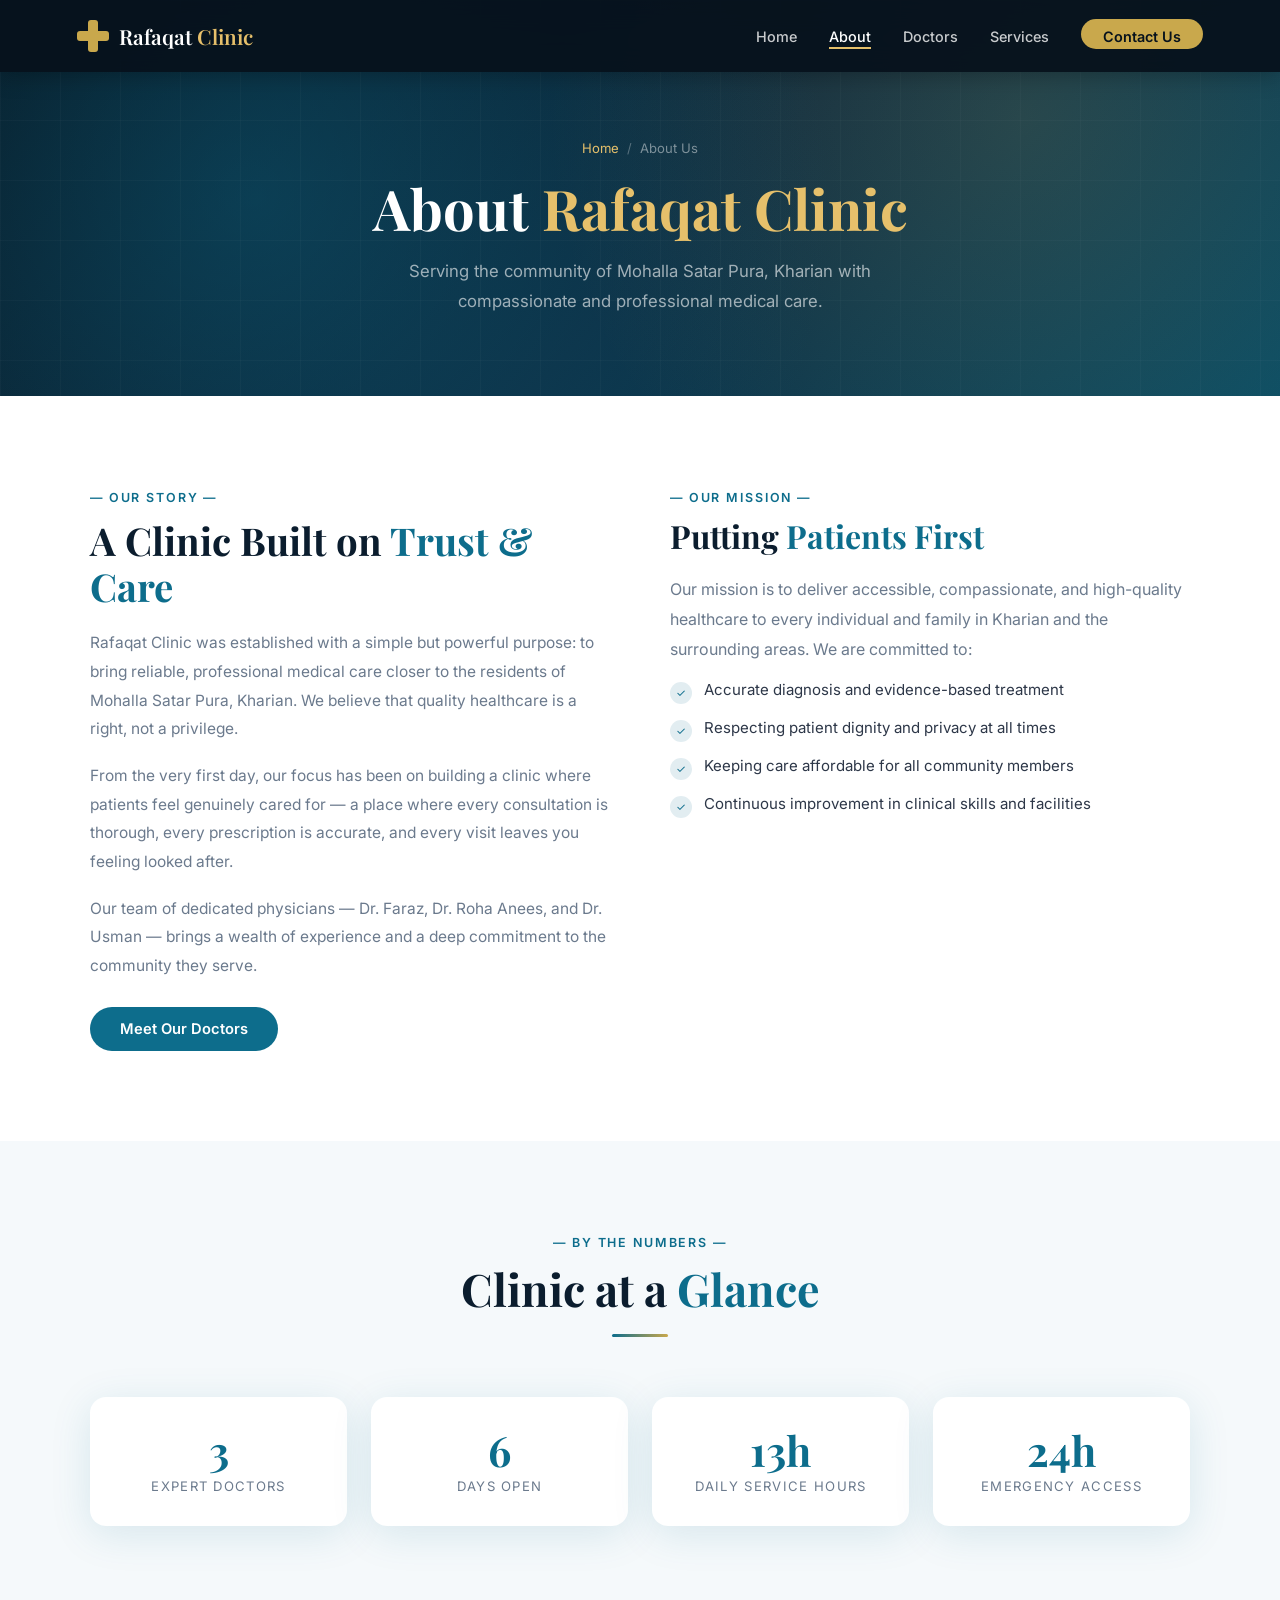
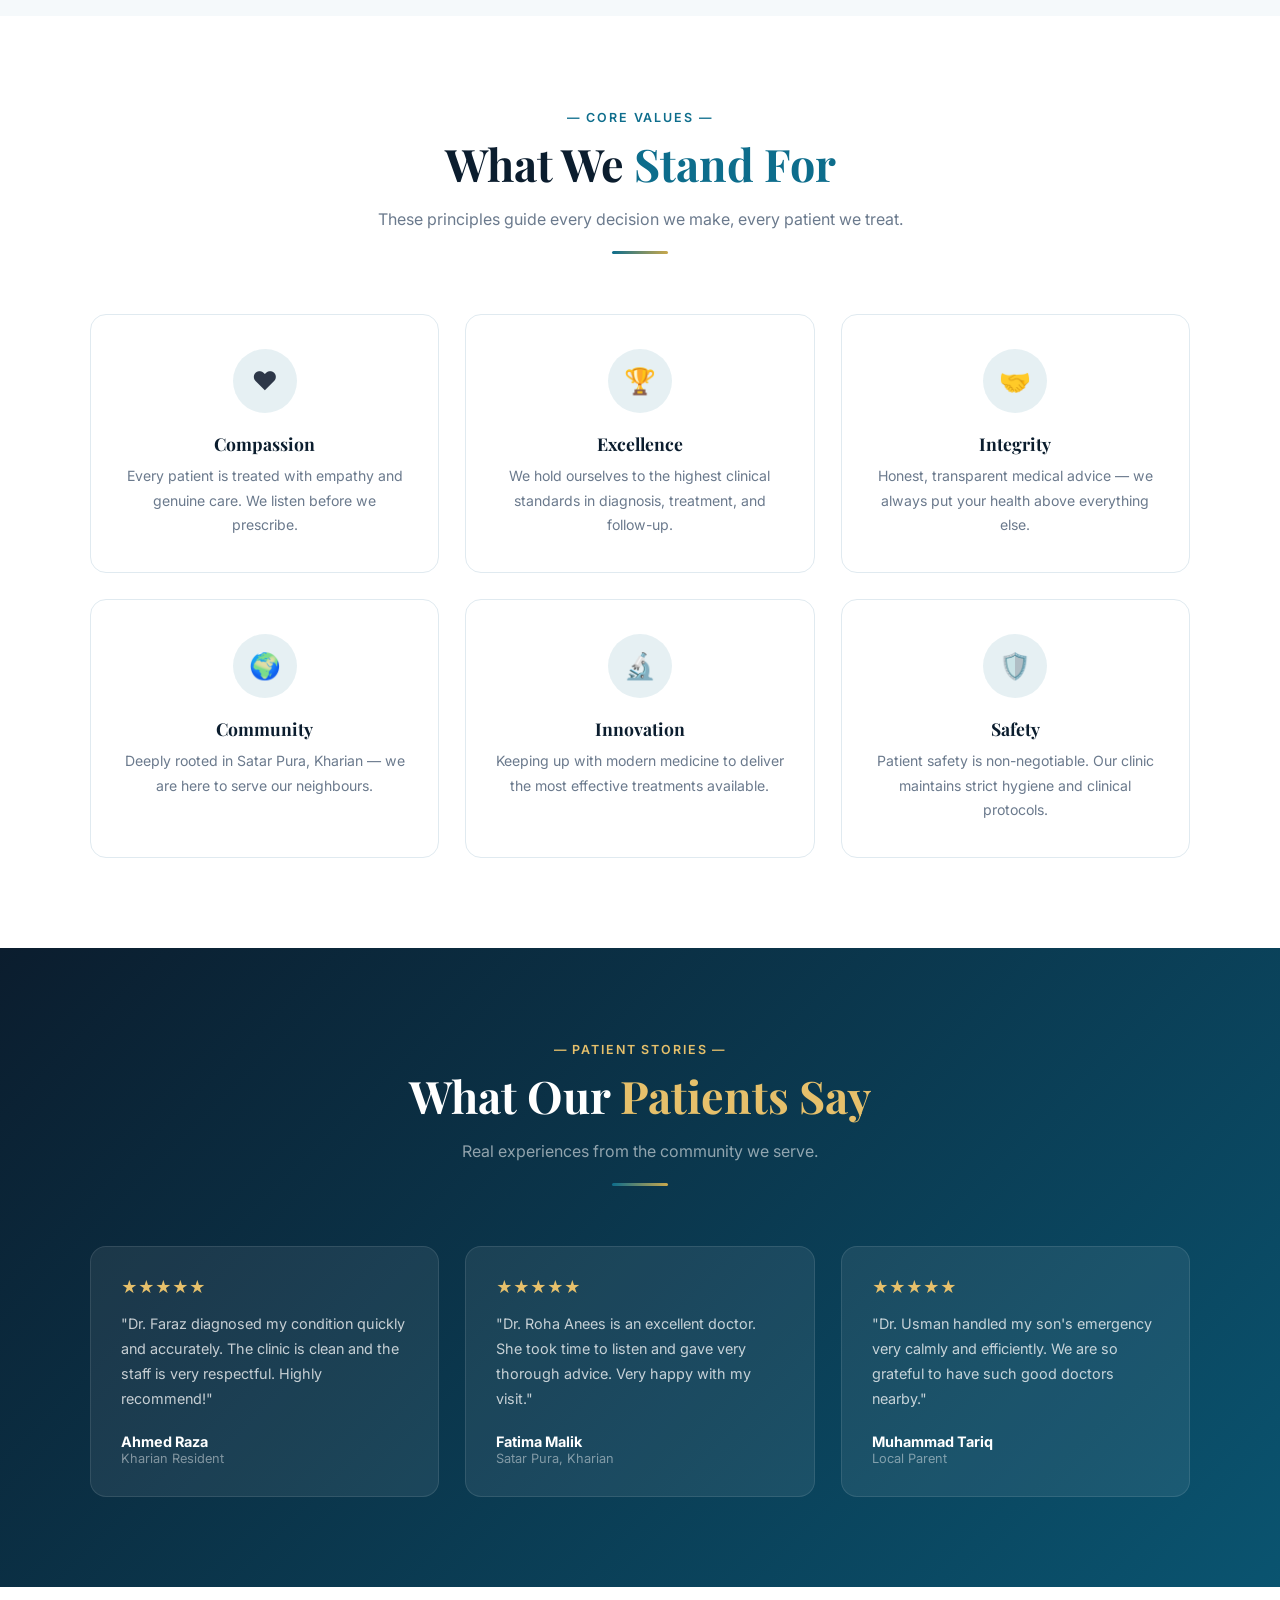
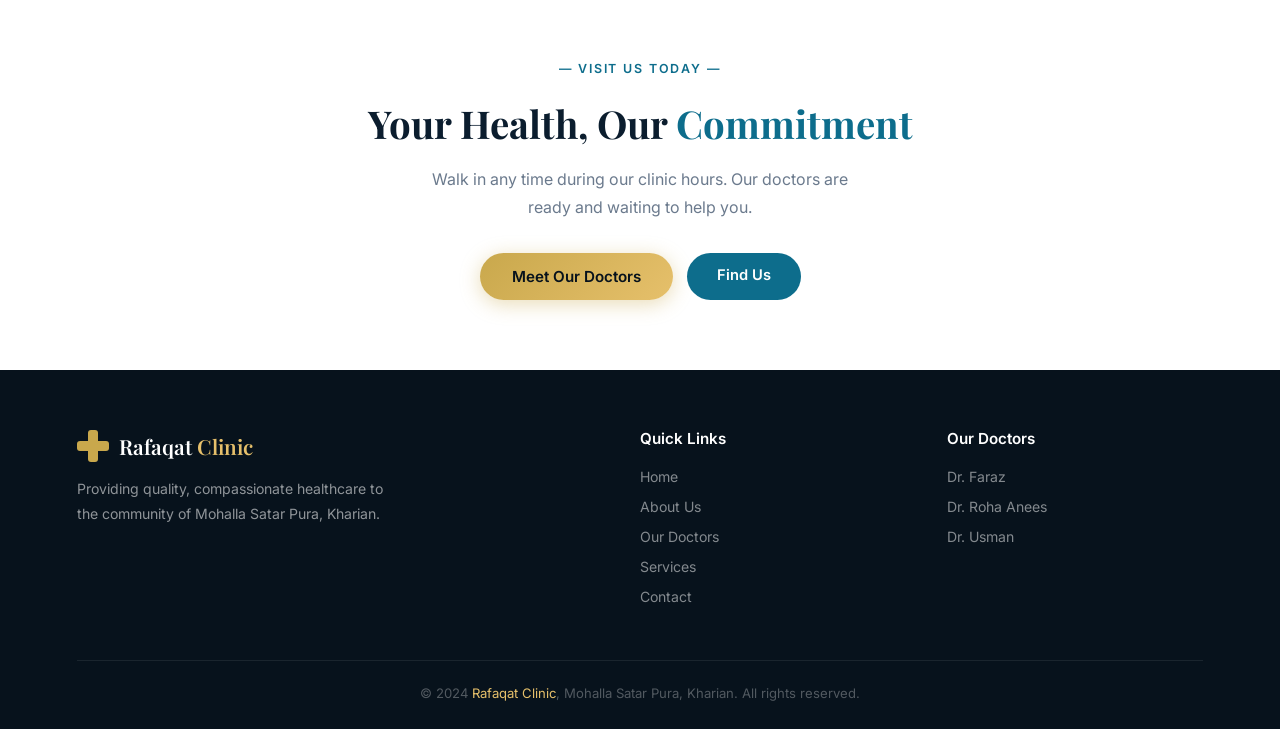
<file: about.html>
<!DOCTYPE html>
<html lang="en">
<head>
  <meta charset="UTF-8" />
  <meta name="viewport" content="width=device-width, initial-scale=1.0" />
  <title>About – Rafaqat Clinic, Kharian</title>
  <meta name="description" content="Learn about Rafaqat Clinic – our mission, values, and commitment to quality healthcare in Mohalla Satar Pura, Kharian." />
  <link rel="preconnect" href="https://fonts.googleapis.com" />
  <link rel="preconnect" href="https://fonts.gstatic.com" crossorigin />
  <link href="https://fonts.googleapis.com/css2?family=Playfair+Display:wght@400;600;700&family=Inter:wght@300;400;500;600&display=swap" rel="stylesheet" />
  <link rel="stylesheet" href="css/style.css" />
  <link rel="stylesheet" href="css/animations.css" />
  <style>
    /* ── Mission / Value cards ── */
    .values-grid {
      display: grid;
      grid-template-columns: repeat(3, 1fr);
      gap: 26px;
      max-width: 1100px;
      margin: 0 auto;
    }
    .value-card {
      background: var(--white);
      border-radius: var(--radius);
      padding: 34px 28px;
      border: 1px solid var(--border);
      transition: box-shadow .3s, transform .3s;
      text-align: center;
    }
    .value-card:hover { box-shadow: var(--shadow); transform: translateY(-5px); }
    .value-icon {
      width: 64px; height: 64px;
      border-radius: 50%;
      background: rgba(13,109,140,.1);
      display: flex;
      align-items: center;
      justify-content: center;
      font-size: 1.6rem;
      margin: 0 auto 20px;
    }
    .value-card h3 { font-size: 1.1rem; color: var(--dark); margin-bottom: 10px; }
    .value-card p  { color: var(--muted); font-size: .88rem; line-height: 1.75; }

    /* ── Story section ── */
    .story-grid {
      display: grid;
      grid-template-columns: 1fr 1fr;
      gap: 60px;
      align-items: start;
      max-width: 1100px;
      margin: 0 auto;
    }
    .story-text h2 {
      font-size: clamp(1.7rem, 3.5vw, 2.4rem);
      color: var(--dark);
      margin-bottom: 20px;
    }
    .story-text h2 span { color: var(--teal); }
    .story-text p {
      color: var(--muted);
      line-height: 1.85;
      margin-bottom: 18px;
      font-size: .97rem;
    }

    /* ── Stats row ── */
    .stats-row {
      display: grid;
      grid-template-columns: repeat(4, 1fr);
      gap: 24px;
      max-width: 1100px;
      margin: 0 auto;
    }
    .stat-card {
      background: var(--white);
      border-radius: var(--radius);
      padding: 32px 24px;
      text-align: center;
      box-shadow: var(--shadow);
    }
    .stat-card .s-num {
      font-family: 'Playfair Display', serif;
      font-size: 2.6rem;
      font-weight: 700;
      color: var(--teal);
      line-height: 1;
    }
    .stat-card .s-label {
      color: var(--muted);
      font-size: .82rem;
      text-transform: uppercase;
      letter-spacing: .1em;
      margin-top: 8px;
    }

    /* ── Testimonial ── */
    .testimonials-grid {
      display: grid;
      grid-template-columns: repeat(3, 1fr);
      gap: 26px;
      max-width: 1100px;
      margin: 0 auto;
    }
    .testi-card {
      background: rgba(255,255,255,.07);
      border: 1px solid rgba(255,255,255,.1);
      border-radius: var(--radius);
      padding: 30px;
    }
    .stars { color: var(--gold2); font-size: 1rem; margin-bottom: 14px; }
    .testi-text { color: rgba(255,255,255,.75); font-size: .9rem; line-height: 1.75; margin-bottom: 20px; }
    .testi-author strong { color: var(--white); font-size: .9rem; }
    .testi-author span   { color: rgba(255,255,255,.45); font-size: .8rem; display: block; }

    @media (max-width: 900px) {
      .values-grid { grid-template-columns: repeat(2, 1fr); }
      .story-grid  { grid-template-columns: 1fr; }
      .stats-row   { grid-template-columns: repeat(2, 1fr); }
      .testimonials-grid { grid-template-columns: 1fr; }
    }
    @media (max-width: 560px) {
      .values-grid { grid-template-columns: 1fr; }
    }
  </style>
</head>
<body>

<!-- NAVBAR -->
<nav id="navbar" class="solid">
  <a class="nav-logo" href="index.html">
    <div class="nav-cross"></div>
    <span class="nav-logo-text">Rafaqat <span>Clinic</span></span>
  </a>
  <ul class="nav-links">
    <li><a href="index.html">Home</a></li>
    <li><a href="about.html" class="active">About</a></li>
    <li><a href="doctors.html">Doctors</a></li>
    <li><a href="services.html">Services</a></li>
    <li><a href="contact.html" class="nav-cta">Contact Us</a></li>
  </ul>
  <div class="hamburger" id="hamburger">
    <span></span><span></span><span></span>
  </div>
</nav>

<div id="mobileMenu">
  <a href="index.html"    class="mob-link">Home</a>
  <a href="about.html"    class="mob-link">About</a>
  <a href="doctors.html"  class="mob-link">Doctors</a>
  <a href="services.html" class="mob-link">Services</a>
  <a href="contact.html"  class="mob-cta">Contact Us</a>
</div>

<!-- PAGE HERO -->
<div class="page-hero">
  <div class="page-hero-grid"></div>
  <div class="breadcrumb ph-anim d1">
    <a href="index.html">Home</a><span>/</span> About Us
  </div>
  <h1 class="ph-anim d2">About <span>Rafaqat Clinic</span></h1>
  <p class="ph-anim d3">Serving the community of Mohalla Satar Pura, Kharian with compassionate and professional medical care.</p>
</div>

<!-- OUR STORY -->
<section class="section bg-white">
  <div class="story-grid">
    <div class="story-text fade-up">
      <div class="section-tag">Our Story</div>
      <h2>A Clinic Built on <span>Trust &amp; Care</span></h2>
      <p>Rafaqat Clinic was established with a simple but powerful purpose: to bring reliable, professional medical care closer to the residents of Mohalla Satar Pura, Kharian. We believe that quality healthcare is a right, not a privilege.</p>
      <p>From the very first day, our focus has been on building a clinic where patients feel genuinely cared for — a place where every consultation is thorough, every prescription is accurate, and every visit leaves you feeling looked after.</p>
      <p>Our team of dedicated physicians — Dr. Faraz, Dr. Roha Anees, and Dr. Usman — brings a wealth of experience and a deep commitment to the community they serve.</p>
      <a href="doctors.html" class="btn-teal" style="margin-top:8px;">Meet Our Doctors</a>
    </div>

    <div class="fade-up d2">
      <div class="section-tag">Our Mission</div>
      <h2 style="margin-top:0;font-size:clamp(1.5rem,3vw,2rem);color:var(--dark);margin-bottom:20px;">Putting <span style="color:var(--teal);">Patients First</span></h2>
      <p style="color:var(--muted);line-height:1.85;margin-bottom:16px;">Our mission is to deliver accessible, compassionate, and high-quality healthcare to every individual and family in Kharian and the surrounding areas. We are committed to:</p>
      <ul style="list-style:none;margin:0;padding:0;">
        <li style="display:flex;gap:12px;margin-bottom:14px;color:var(--text);font-size:.94rem;">
          <div style="width:22px;height:22px;border-radius:50%;background:rgba(13,109,140,.12);color:var(--teal);display:flex;align-items:center;justify-content:center;font-size:.7rem;flex-shrink:0;margin-top:2px;">✓</div>
          Accurate diagnosis and evidence-based treatment
        </li>
        <li style="display:flex;gap:12px;margin-bottom:14px;color:var(--text);font-size:.94rem;">
          <div style="width:22px;height:22px;border-radius:50%;background:rgba(13,109,140,.12);color:var(--teal);display:flex;align-items:center;justify-content:center;font-size:.7rem;flex-shrink:0;margin-top:2px;">✓</div>
          Respecting patient dignity and privacy at all times
        </li>
        <li style="display:flex;gap:12px;margin-bottom:14px;color:var(--text);font-size:.94rem;">
          <div style="width:22px;height:22px;border-radius:50%;background:rgba(13,109,140,.12);color:var(--teal);display:flex;align-items:center;justify-content:center;font-size:.7rem;flex-shrink:0;margin-top:2px;">✓</div>
          Keeping care affordable for all community members
        </li>
        <li style="display:flex;gap:12px;margin-bottom:14px;color:var(--text);font-size:.94rem;">
          <div style="width:22px;height:22px;border-radius:50%;background:rgba(13,109,140,.12);color:var(--teal);display:flex;align-items:center;justify-content:center;font-size:.7rem;flex-shrink:0;margin-top:2px;">✓</div>
          Continuous improvement in clinical skills and facilities
        </li>
      </ul>
    </div>
  </div>
</section>

<!-- STATS -->
<section class="section bg-light">
  <div class="section-header">
    <div class="section-tag">By the Numbers</div>
    <h2 class="section-title">Clinic at a <span>Glance</span></h2>
    <div class="divider"></div>
  </div>
  <div class="stats-row">
    <div class="stat-card fade-up d1">
      <div class="s-num">3</div>
      <div class="s-label">Expert Doctors</div>
    </div>
    <div class="stat-card fade-up d2">
      <div class="s-num">6</div>
      <div class="s-label">Days Open</div>
    </div>
    <div class="stat-card fade-up d3">
      <div class="s-num">13h</div>
      <div class="s-label">Daily Service Hours</div>
    </div>
    <div class="stat-card fade-up d4">
      <div class="s-num">24h</div>
      <div class="s-label">Emergency Access</div>
    </div>
  </div>
</section>

<!-- VALUES -->
<section class="section bg-white">
  <div class="section-header">
    <div class="section-tag">Core Values</div>
    <h2 class="section-title">What We <span>Stand For</span></h2>
    <p class="section-sub">These principles guide every decision we make, every patient we treat.</p>
    <div class="divider"></div>
  </div>
  <div class="values-grid">
    <div class="value-card fade-up d1">
      <div class="value-icon">❤️</div>
      <h3>Compassion</h3>
      <p>Every patient is treated with empathy and genuine care. We listen before we prescribe.</p>
    </div>
    <div class="value-card fade-up d2">
      <div class="value-icon">🏆</div>
      <h3>Excellence</h3>
      <p>We hold ourselves to the highest clinical standards in diagnosis, treatment, and follow-up.</p>
    </div>
    <div class="value-card fade-up d3">
      <div class="value-icon">🤝</div>
      <h3>Integrity</h3>
      <p>Honest, transparent medical advice — we always put your health above everything else.</p>
    </div>
    <div class="value-card fade-up d1">
      <div class="value-icon">🌍</div>
      <h3>Community</h3>
      <p>Deeply rooted in Satar Pura, Kharian — we are here to serve our neighbours.</p>
    </div>
    <div class="value-card fade-up d2">
      <div class="value-icon">🔬</div>
      <h3>Innovation</h3>
      <p>Keeping up with modern medicine to deliver the most effective treatments available.</p>
    </div>
    <div class="value-card fade-up d3">
      <div class="value-icon">🛡️</div>
      <h3>Safety</h3>
      <p>Patient safety is non-negotiable. Our clinic maintains strict hygiene and clinical protocols.</p>
    </div>
  </div>
</section>

<!-- TESTIMONIALS -->
<section class="section bg-dark">
  <div class="section-header">
    <div class="section-tag" style="color:var(--gold2);">Patient Stories</div>
    <h2 class="section-title light">What Our <span>Patients Say</span></h2>
    <p class="section-sub light">Real experiences from the community we serve.</p>
    <div class="divider"></div>
  </div>
  <div class="testimonials-grid">
    <div class="testi-card fade-up d1">
      <div class="stars">★★★★★</div>
      <p class="testi-text">"Dr. Faraz diagnosed my condition quickly and accurately. The clinic is clean and the staff is very respectful. Highly recommend!"</p>
      <div class="testi-author">
        <strong>Ahmed Raza</strong>
        <span>Kharian Resident</span>
      </div>
    </div>
    <div class="testi-card fade-up d2">
      <div class="stars">★★★★★</div>
      <p class="testi-text">"Dr. Roha Anees is an excellent doctor. She took time to listen and gave very thorough advice. Very happy with my visit."</p>
      <div class="testi-author">
        <strong>Fatima Malik</strong>
        <span>Satar Pura, Kharian</span>
      </div>
    </div>
    <div class="testi-card fade-up d3">
      <div class="stars">★★★★★</div>
      <p class="testi-text">"Dr. Usman handled my son's emergency very calmly and efficiently. We are so grateful to have such good doctors nearby."</p>
      <div class="testi-author">
        <strong>Muhammad Tariq</strong>
        <span>Local Parent</span>
      </div>
    </div>
  </div>
</section>

<!-- CTA -->
<section style="background:var(--white);padding:70px 6vw;text-align:center;">
  <div class="section-tag">Visit Us Today</div>
  <h2 style="font-family:'Playfair Display',serif;font-size:clamp(1.7rem,3.5vw,2.4rem);color:var(--dark);margin:12px 0 18px;">Your Health, Our <span style="color:var(--teal);">Commitment</span></h2>
  <p style="color:var(--muted);max-width:460px;margin:0 auto 32px;line-height:1.75;">Walk in any time during our clinic hours. Our doctors are ready and waiting to help you.</p>
  <div style="display:flex;gap:14px;justify-content:center;flex-wrap:wrap;">
    <a href="doctors.html" class="btn-primary">Meet Our Doctors</a>
    <a href="contact.html" class="btn-teal">Find Us</a>
  </div>
</section>

<!-- FOOTER -->
<footer>
  <div class="footer-inner">
    <div class="footer-grid">
      <div class="footer-brand">
        <a class="nav-logo" href="index.html">
          <div class="nav-cross"></div>
          <span class="nav-logo-text">Rafaqat <span>Clinic</span></span>
        </a>
        <p>Providing quality, compassionate healthcare to the community of Mohalla Satar Pura, Kharian.</p>
      </div>
      <div class="footer-col">
        <h4>Quick Links</h4>
        <ul>
          <li><a href="index.html">Home</a></li>
          <li><a href="about.html">About Us</a></li>
          <li><a href="doctors.html">Our Doctors</a></li>
          <li><a href="services.html">Services</a></li>
          <li><a href="contact.html">Contact</a></li>
        </ul>
      </div>
      <div class="footer-col">
        <h4>Our Doctors</h4>
        <ul>
          <li><a href="doctors.html">Dr. Faraz</a></li>
          <li><a href="doctors.html">Dr. Roha Anees</a></li>
          <li><a href="doctors.html">Dr. Usman</a></li>
        </ul>
      </div>
    </div>
    <div class="footer-bottom">
      © 2024 <span>Rafaqat Clinic</span>, Mohalla Satar Pura, Kharian. All rights reserved.
    </div>
  </div>
</footer>

<script src="js/main.js"></script>
</body>
</html>
</file>
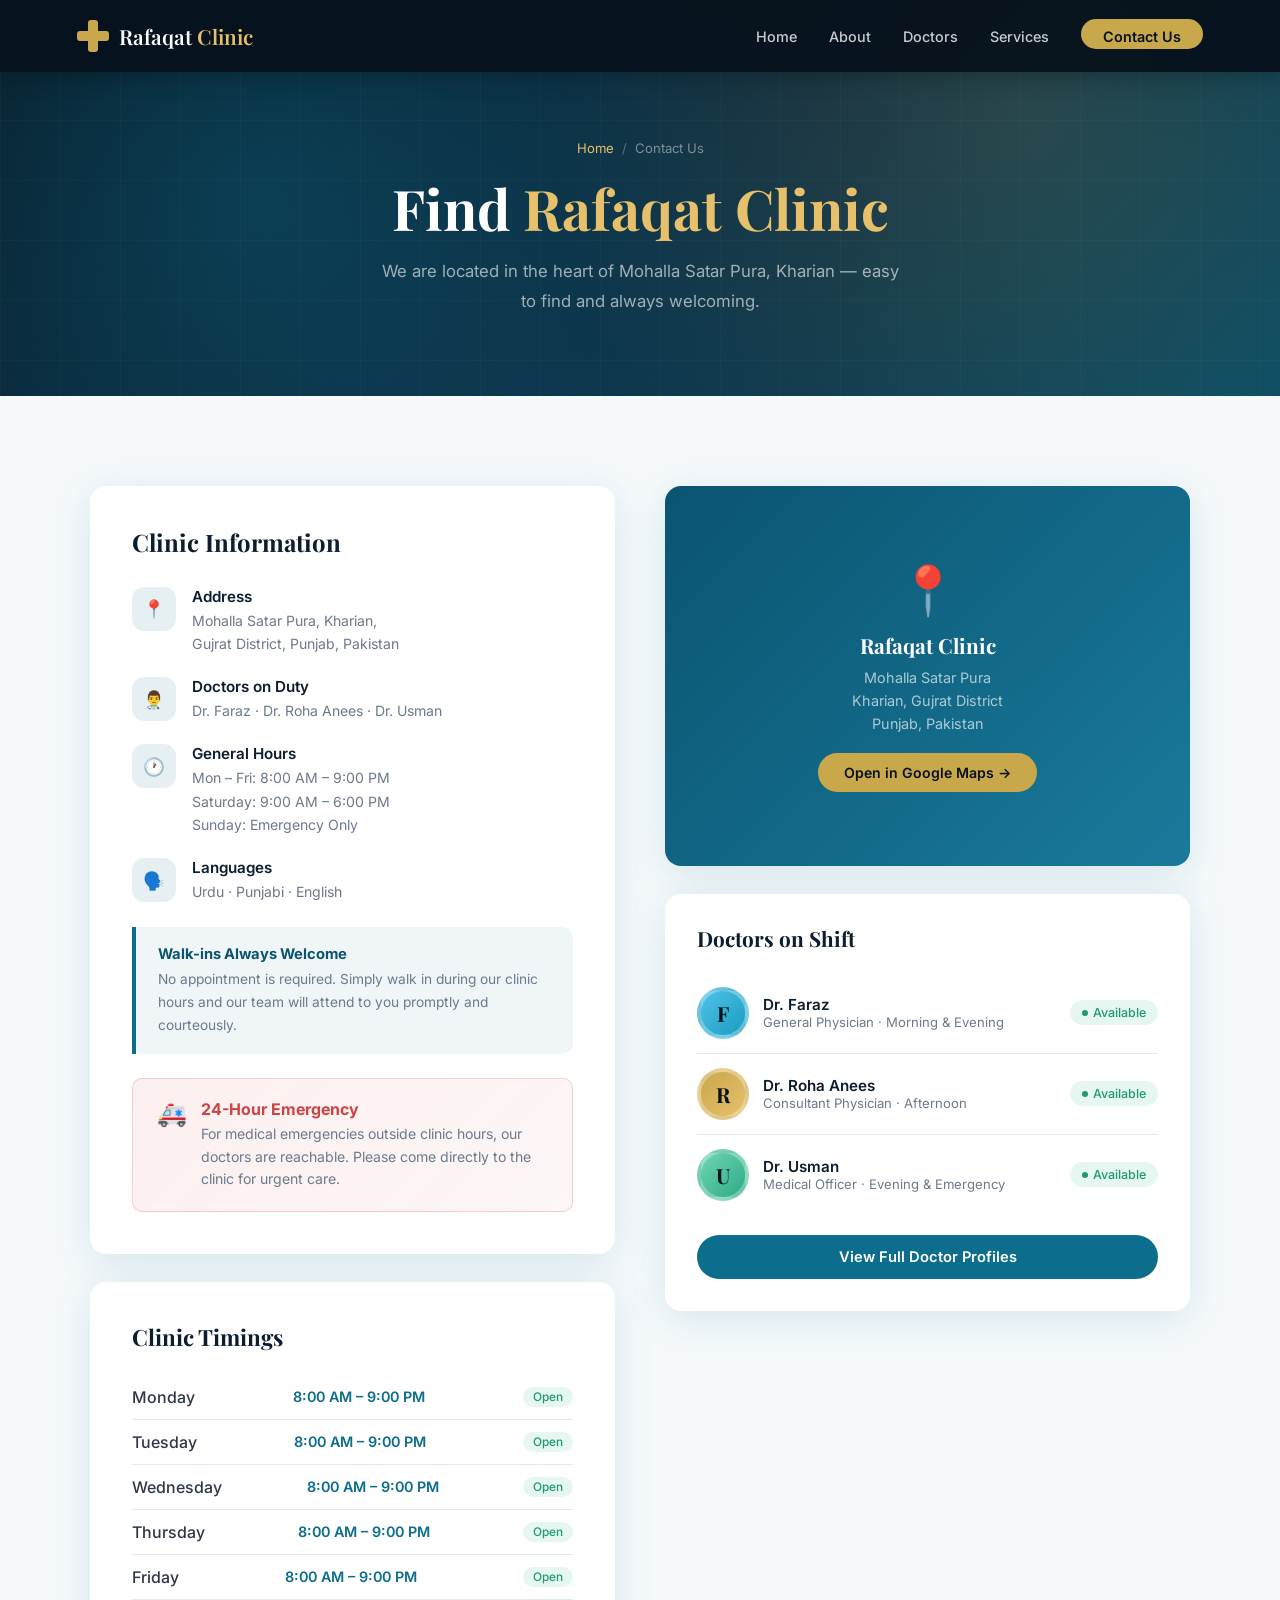
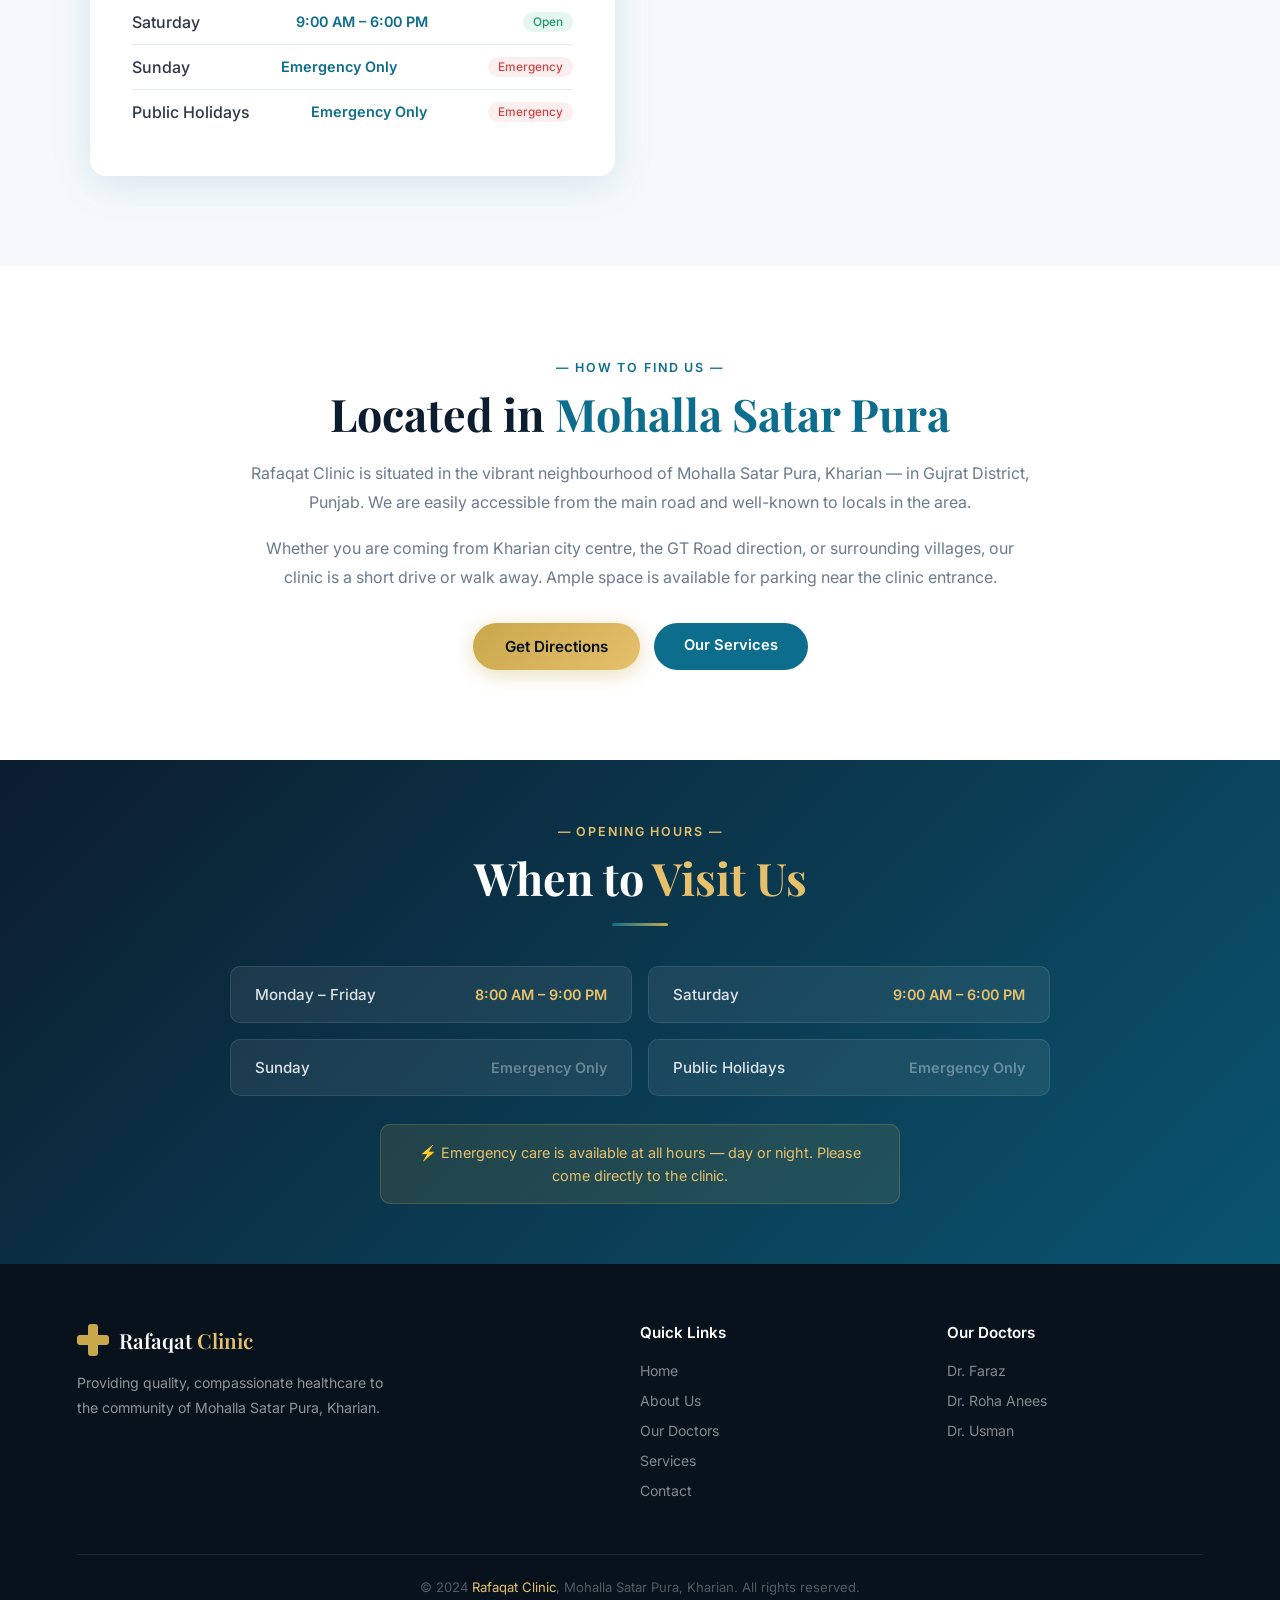
<file: contact.html>
<!DOCTYPE html>
<html lang="en">
<head>
  <meta charset="UTF-8" />
  <meta name="viewport" content="width=device-width, initial-scale=1.0" />
  <title>Contact – Rafaqat Clinic, Kharian</title>
  <meta name="description" content="Find Rafaqat Clinic in Mohalla Satar Pura, Kharian. View clinic timings, location, and contact information." />
  <link rel="preconnect" href="https://fonts.googleapis.com" />
  <link rel="preconnect" href="https://fonts.gstatic.com" crossorigin />
  <link href="https://fonts.googleapis.com/css2?family=Playfair+Display:wght@400;600;700&family=Inter:wght@300;400;500;600&display=swap" rel="stylesheet" />
  <link rel="stylesheet" href="css/style.css" />
  <link rel="stylesheet" href="css/animations.css" />
  <style>
    .contact-layout {
      display: grid;
      grid-template-columns: 1fr 1fr;
      gap: 50px;
      max-width: 1100px;
      margin: 0 auto;
      align-items: start;
    }

    .contact-card {
      background: var(--white);
      border-radius: var(--radius);
      padding: 42px;
      box-shadow: var(--shadow);
    }
    .contact-card h3 {
      font-size: 1.5rem;
      color: var(--dark);
      margin-bottom: 30px;
    }

    /* Timing section */
    .timing-section {
      background: var(--white);
      border-radius: var(--radius);
      padding: 42px;
      box-shadow: var(--shadow);
      margin-top: 28px;
    }
    .timing-section h3 {
      font-size: 1.4rem;
      color: var(--dark);
      margin-bottom: 24px;
    }
    .time-row {
      display: flex;
      justify-content: space-between;
      align-items: center;
      padding: 12px 0;
      border-bottom: 1px solid var(--border);
    }
    .time-row:last-child { border-bottom: none; }
    .t-day   { color: var(--text); font-weight: 500; }
    .t-time  { color: var(--teal); font-weight: 600; font-size: .9rem; }
    .t-badge {
      font-size: .74rem;
      padding: 3px 10px;
      border-radius: 50px;
      font-weight: 500;
    }
    .t-open  { background: rgba(46,185,130,.12); color: #1e9a6e; }
    .t-emerg { background: rgba(220,100,100,.1); color: #c44; }

    /* Emergency box */
    .emergency-box {
      background: linear-gradient(135deg, rgba(220,50,50,.08), rgba(220,50,50,.04));
      border: 1px solid rgba(220,50,50,.2);
      border-radius: var(--r-sm);
      padding: 20px 24px;
      margin-top: 24px;
      display: flex;
      align-items: flex-start;
      gap: 14px;
    }
    .emerg-icon {
      font-size: 1.5rem;
      flex-shrink: 0;
    }
    .emergency-box strong { color: #c44; display: block; margin-bottom: 4px; }
    .emergency-box p { color: var(--muted); font-size: .88rem; line-height: 1.6; }

    /* Walk-in box */
    .walkin-box {
      background: rgba(13,109,140,.06);
      border-left: 4px solid var(--teal);
      border-radius: 0 var(--r-sm) var(--r-sm) 0;
      padding: 18px 22px;
      margin-top: 24px;
    }
    .walkin-box strong { color: var(--teal2); display: block; margin-bottom: 5px; font-size: .92rem; }
    .walkin-box p { color: var(--muted); font-size: .86rem; line-height: 1.65; }

    @media (max-width: 860px) {
      .contact-layout { grid-template-columns: 1fr; }
    }
  </style>
</head>
<body>

<!-- NAVBAR -->
<nav id="navbar" class="solid">
  <a class="nav-logo" href="index.html">
    <div class="nav-cross"></div>
    <span class="nav-logo-text">Rafaqat <span>Clinic</span></span>
  </a>
  <ul class="nav-links">
    <li><a href="index.html">Home</a></li>
    <li><a href="about.html">About</a></li>
    <li><a href="doctors.html">Doctors</a></li>
    <li><a href="services.html">Services</a></li>
    <li><a href="contact.html" class="active nav-cta">Contact Us</a></li>
  </ul>
  <div class="hamburger" id="hamburger">
    <span></span><span></span><span></span>
  </div>
</nav>

<div id="mobileMenu">
  <a href="index.html"    class="mob-link">Home</a>
  <a href="about.html"    class="mob-link">About</a>
  <a href="doctors.html"  class="mob-link">Doctors</a>
  <a href="services.html" class="mob-link">Services</a>
  <a href="contact.html"  class="mob-cta">Contact Us</a>
</div>

<!-- PAGE HERO -->
<div class="page-hero">
  <div class="page-hero-grid"></div>
  <div class="breadcrumb ph-anim d1">
    <a href="index.html">Home</a><span>/</span> Contact Us
  </div>
  <h1 class="ph-anim d2">Find <span>Rafaqat Clinic</span></h1>
  <p class="ph-anim d3">We are located in the heart of Mohalla Satar Pura, Kharian — easy to find and always welcoming.</p>
</div>

<!-- MAIN CONTACT SECTION -->
<section class="section bg-light">
  <div class="contact-layout">

    <!-- Left: Info + Timing -->
    <div class="fade-up">
      <div class="contact-card">
        <h3>Clinic Information</h3>

        <div class="c-item">
          <div class="c-icon">📍</div>
          <div class="c-text">
            <strong>Address</strong>
            <span>Mohalla Satar Pura, Kharian,<br>Gujrat District, Punjab, Pakistan</span>
          </div>
        </div>

        <div class="c-item">
          <div class="c-icon">👨‍⚕️</div>
          <div class="c-text">
            <strong>Doctors on Duty</strong>
            <span>Dr. Faraz · Dr. Roha Anees · Dr. Usman</span>
          </div>
        </div>

        <div class="c-item">
          <div class="c-icon">🕐</div>
          <div class="c-text">
            <strong>General Hours</strong>
            <span>Mon – Fri: 8:00 AM – 9:00 PM<br>Saturday: 9:00 AM – 6:00 PM<br>Sunday: Emergency Only</span>
          </div>
        </div>

        <div class="c-item">
          <div class="c-icon">🗣️</div>
          <div class="c-text">
            <strong>Languages</strong>
            <span>Urdu · Punjabi · English</span>
          </div>
        </div>

        <div class="walkin-box">
          <strong>Walk-ins Always Welcome</strong>
          <p>No appointment is required. Simply walk in during our clinic hours and our team will attend to you promptly and courteously.</p>
        </div>

        <div class="emergency-box">
          <div class="emerg-icon">🚑</div>
          <div>
            <strong>24-Hour Emergency</strong>
            <p>For medical emergencies outside clinic hours, our doctors are reachable. Please come directly to the clinic for urgent care.</p>
          </div>
        </div>
      </div>

      <div class="timing-section" style="margin-top:28px;">
        <h3>Clinic Timings</h3>
        <div class="time-row">
          <span class="t-day">Monday</span>
          <span class="t-time">8:00 AM – 9:00 PM</span>
          <span class="t-badge t-open">Open</span>
        </div>
        <div class="time-row">
          <span class="t-day">Tuesday</span>
          <span class="t-time">8:00 AM – 9:00 PM</span>
          <span class="t-badge t-open">Open</span>
        </div>
        <div class="time-row">
          <span class="t-day">Wednesday</span>
          <span class="t-time">8:00 AM – 9:00 PM</span>
          <span class="t-badge t-open">Open</span>
        </div>
        <div class="time-row">
          <span class="t-day">Thursday</span>
          <span class="t-time">8:00 AM – 9:00 PM</span>
          <span class="t-badge t-open">Open</span>
        </div>
        <div class="time-row">
          <span class="t-day">Friday</span>
          <span class="t-time">8:00 AM – 9:00 PM</span>
          <span class="t-badge t-open">Open</span>
        </div>
        <div class="time-row">
          <span class="t-day">Saturday</span>
          <span class="t-time">9:00 AM – 6:00 PM</span>
          <span class="t-badge t-open">Open</span>
        </div>
        <div class="time-row">
          <span class="t-day">Sunday</span>
          <span class="t-time">Emergency Only</span>
          <span class="t-badge t-emerg">Emergency</span>
        </div>
        <div class="time-row">
          <span class="t-day">Public Holidays</span>
          <span class="t-time">Emergency Only</span>
          <span class="t-badge t-emerg">Emergency</span>
        </div>
      </div>
    </div>

    <!-- Right: Map + Doctors quick access -->
    <div class="fade-up d2" style="display:flex;flex-direction:column;gap:28px;">
      <div class="map-box" style="height:380px;">
        <div class="map-placeholder">
          <div class="pin">📍</div>
          <h4>Rafaqat Clinic</h4>
          <p>Mohalla Satar Pura<br>Kharian, Gujrat District<br>Punjab, Pakistan</p>
          <a href="https://maps.google.com/?q=Mohalla+Satar+Pura+Kharian+Gujrat+Punjab+Pakistan" target="_blank" rel="noopener noreferrer">
            Open in Google Maps →
          </a>
        </div>
      </div>

      <!-- Doctor quick cards -->
      <div style="background:var(--white);border-radius:var(--radius);padding:32px;box-shadow:var(--shadow);">
        <h3 style="font-size:1.3rem;color:var(--dark);margin-bottom:22px;">Doctors on Shift</h3>

        <div style="display:flex;align-items:center;gap:14px;padding:14px 0;border-bottom:1px solid var(--border);">
          <div class="doc-avatar-big c1" style="width:52px;height:52px;font-size:1.3rem;">F</div>
          <div>
            <div style="font-weight:600;color:var(--dark);font-size:.95rem;">Dr. Faraz</div>
            <div style="color:var(--muted);font-size:.82rem;">General Physician · Morning &amp; Evening</div>
          </div>
          <div class="avail-pill" style="margin-left:auto;">Available</div>
        </div>

        <div style="display:flex;align-items:center;gap:14px;padding:14px 0;border-bottom:1px solid var(--border);">
          <div class="doc-avatar-big c2" style="width:52px;height:52px;font-size:1.3rem;">R</div>
          <div>
            <div style="font-weight:600;color:var(--dark);font-size:.95rem;">Dr. Roha Anees</div>
            <div style="color:var(--muted);font-size:.82rem;">Consultant Physician · Afternoon</div>
          </div>
          <div class="avail-pill" style="margin-left:auto;">Available</div>
        </div>

        <div style="display:flex;align-items:center;gap:14px;padding:14px 0;">
          <div class="doc-avatar-big c3" style="width:52px;height:52px;font-size:1.3rem;">U</div>
          <div>
            <div style="font-weight:600;color:var(--dark);font-size:.95rem;">Dr. Usman</div>
            <div style="color:var(--muted);font-size:.82rem;">Medical Officer · Evening &amp; Emergency</div>
          </div>
          <div class="avail-pill" style="margin-left:auto;">Available</div>
        </div>

        <a href="doctors.html" class="btn-teal" style="display:block;text-align:center;margin-top:20px;">View Full Doctor Profiles</a>
      </div>
    </div>

  </div>
</section>

<!-- LOCATION DESCRIPTION -->
<section class="section bg-white">
  <div style="max-width:780px;margin:0 auto;text-align:center;" class="fade-up">
    <div class="section-tag">How to Find Us</div>
    <h2 class="section-title" style="margin-bottom:18px;">Located in <span>Mohalla Satar Pura</span></h2>
    <p style="color:var(--muted);line-height:1.85;margin-bottom:16px;">Rafaqat Clinic is situated in the vibrant neighbourhood of Mohalla Satar Pura, Kharian — in Gujrat District, Punjab. We are easily accessible from the main road and well-known to locals in the area.</p>
    <p style="color:var(--muted);line-height:1.85;margin-bottom:30px;">Whether you are coming from Kharian city centre, the GT Road direction, or surrounding villages, our clinic is a short drive or walk away. Ample space is available for parking near the clinic entrance.</p>
    <div style="display:flex;gap:14px;justify-content:center;flex-wrap:wrap;">
      <a href="https://maps.google.com/?q=Mohalla+Satar+Pura+Kharian+Gujrat+Punjab+Pakistan" target="_blank" rel="noopener noreferrer" class="btn-primary">Get Directions</a>
      <a href="services.html" class="btn-teal">Our Services</a>
    </div>
  </div>
</section>

<!-- TIMING REMINDER BANNER -->
<section style="background:linear-gradient(135deg,var(--dark),var(--teal2));padding:60px 6vw;">
  <div class="section-header" style="margin-bottom:40px;">
    <div class="section-tag" style="color:var(--gold2);">Opening Hours</div>
    <h2 class="section-title light">When to <span>Visit Us</span></h2>
    <div class="divider"></div>
  </div>
  <div class="timing-grid">
    <div class="timing-row fade-up d1">
      <div class="timing-day">Monday – Friday</div>
      <div class="timing-time">8:00 AM – 9:00 PM</div>
    </div>
    <div class="timing-row fade-up d2">
      <div class="timing-day">Saturday</div>
      <div class="timing-time">9:00 AM – 6:00 PM</div>
    </div>
    <div class="timing-row fade-up d1">
      <div class="timing-day">Sunday</div>
      <div class="timing-time timing-closed">Emergency Only</div>
    </div>
    <div class="timing-row fade-up d2">
      <div class="timing-day">Public Holidays</div>
      <div class="timing-time timing-closed">Emergency Only</div>
    </div>
  </div>
  <div class="timing-note fade-up" style="margin-top:28px;">
    ⚡ Emergency care is available at all hours — day or night. Please come directly to the clinic.
  </div>
</section>

<!-- FOOTER -->
<footer>
  <div class="footer-inner">
    <div class="footer-grid">
      <div class="footer-brand">
        <a class="nav-logo" href="index.html">
          <div class="nav-cross"></div>
          <span class="nav-logo-text">Rafaqat <span>Clinic</span></span>
        </a>
        <p>Providing quality, compassionate healthcare to the community of Mohalla Satar Pura, Kharian.</p>
      </div>
      <div class="footer-col">
        <h4>Quick Links</h4>
        <ul>
          <li><a href="index.html">Home</a></li>
          <li><a href="about.html">About Us</a></li>
          <li><a href="doctors.html">Our Doctors</a></li>
          <li><a href="services.html">Services</a></li>
          <li><a href="contact.html">Contact</a></li>
        </ul>
      </div>
      <div class="footer-col">
        <h4>Our Doctors</h4>
        <ul>
          <li><a href="doctors.html">Dr. Faraz</a></li>
          <li><a href="doctors.html">Dr. Roha Anees</a></li>
          <li><a href="doctors.html">Dr. Usman</a></li>
        </ul>
      </div>
    </div>
    <div class="footer-bottom">
      © 2024 <span>Rafaqat Clinic</span>, Mohalla Satar Pura, Kharian. All rights reserved.
    </div>
  </div>
</footer>

<script src="js/main.js"></script>
</body>
</html>
</file>
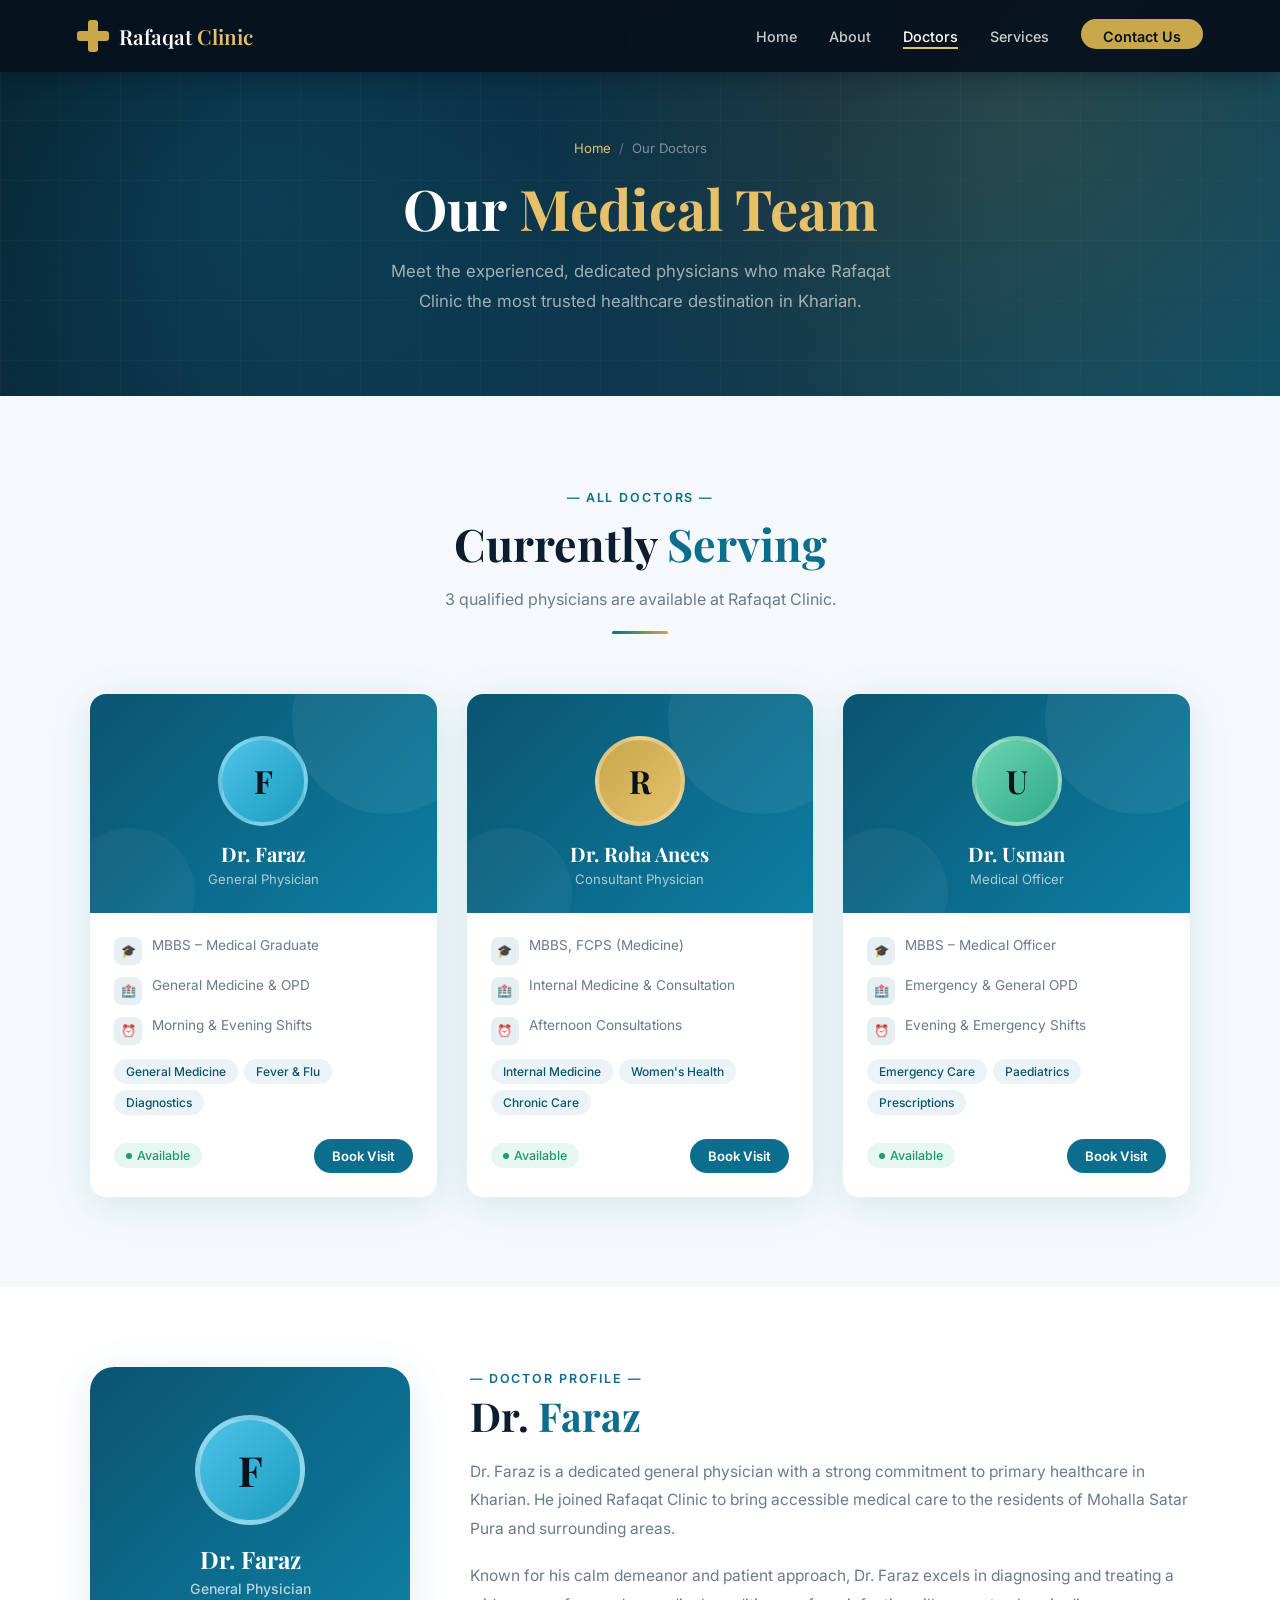
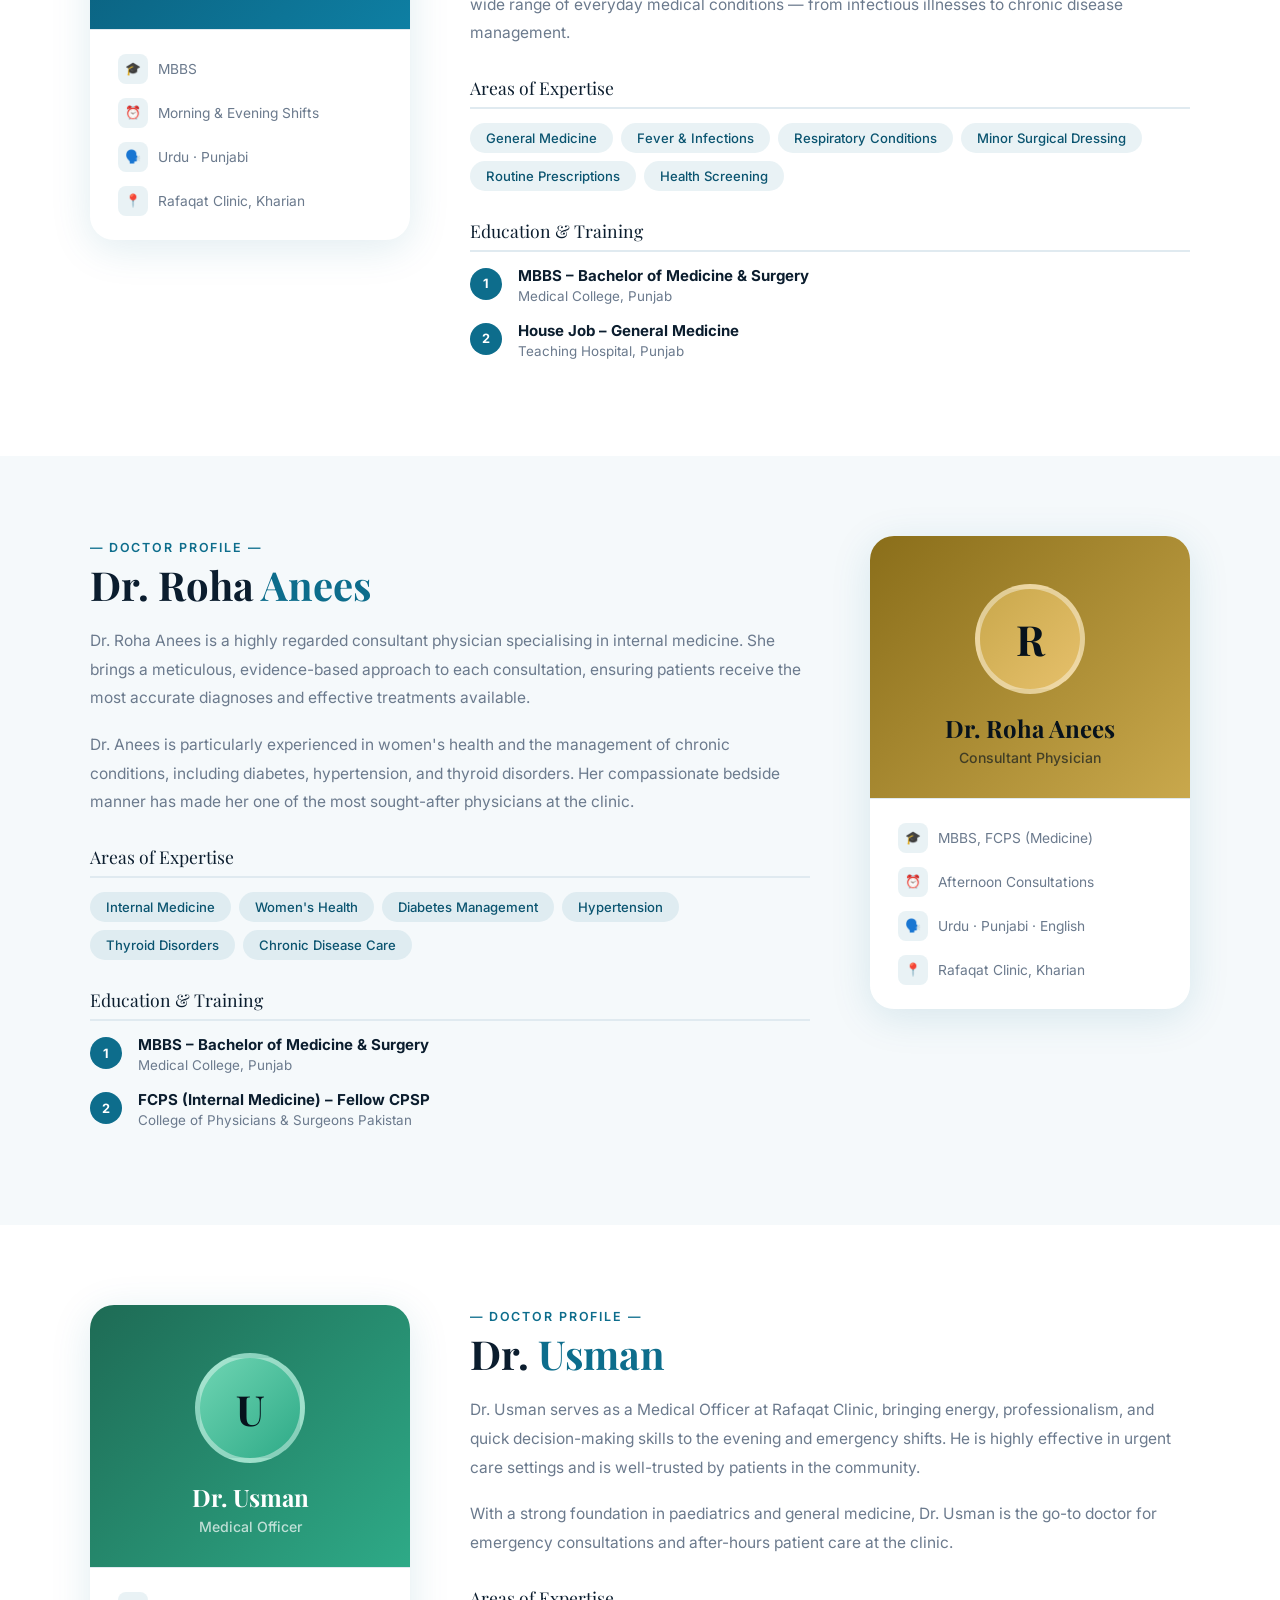
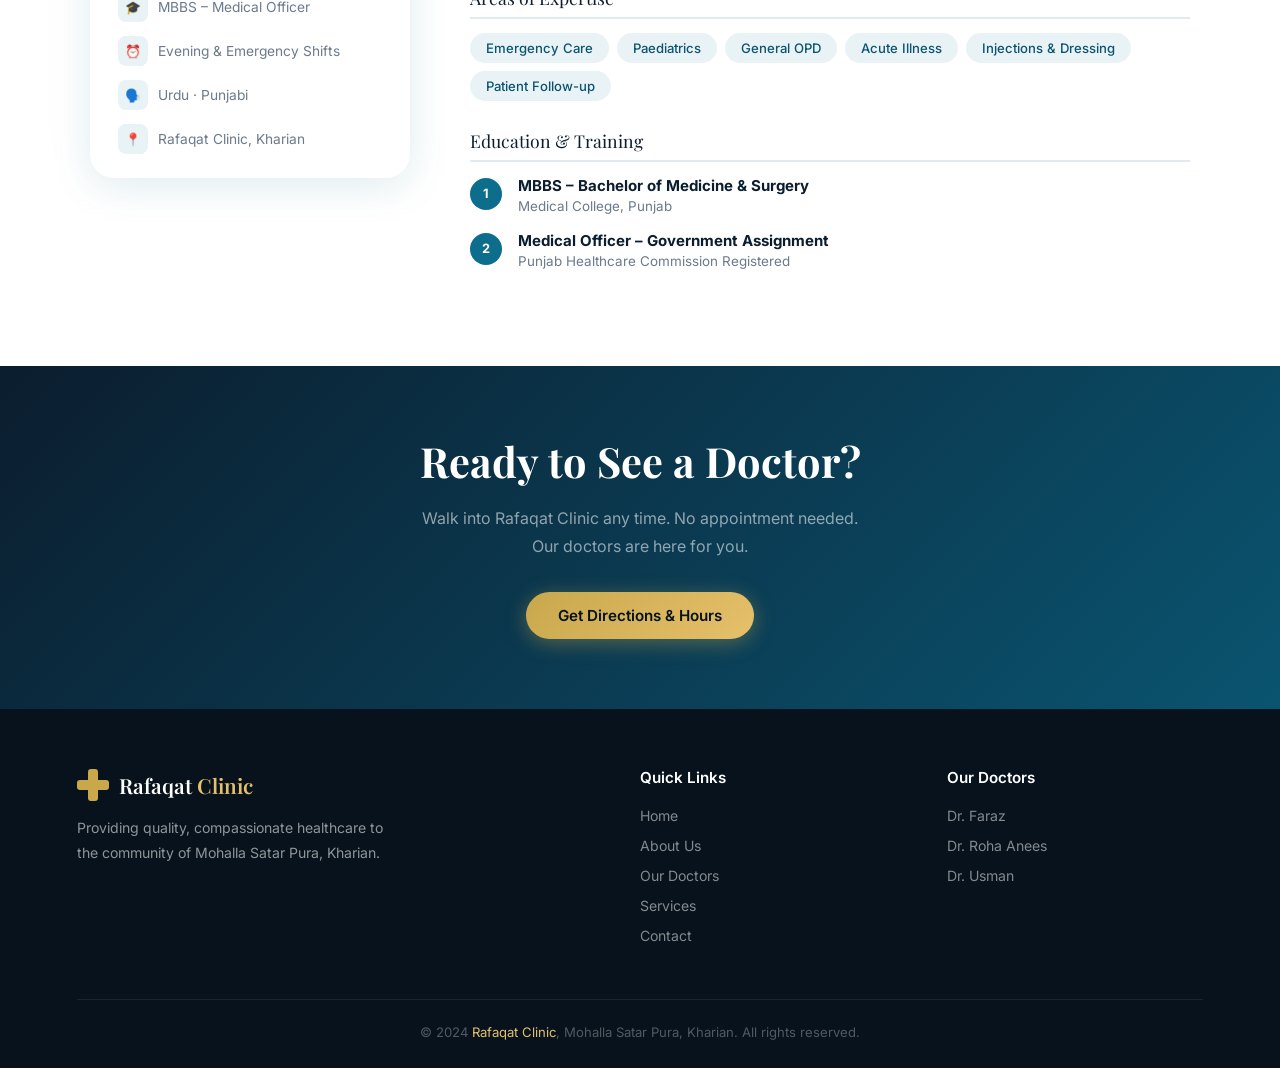
<file: doctors.html>
<!DOCTYPE html>
<html lang="en">
<head>
  <meta charset="UTF-8" />
  <meta name="viewport" content="width=device-width, initial-scale=1.0" />
  <title>Our Doctors – Rafaqat Clinic, Kharian</title>
  <meta name="description" content="Meet Dr. Faraz, Dr. Roha Anees, and Dr. Usman — the expert medical team at Rafaqat Clinic, Mohalla Satar Pura, Kharian." />
  <link rel="preconnect" href="https://fonts.googleapis.com" />
  <link rel="preconnect" href="https://fonts.gstatic.com" crossorigin />
  <link href="https://fonts.googleapis.com/css2?family=Playfair+Display:wght@400;600;700&family=Inter:wght@300;400;500;600&display=swap" rel="stylesheet" />
  <link rel="stylesheet" href="css/style.css" />
  <link rel="stylesheet" href="css/animations.css" />
  <style>
    /* Full doctor profile layout */
    .profile-section {
      padding: 80px 6vw;
    }
    .profile-section:nth-child(even) { background: var(--light); }
    .profile-section:nth-child(odd)  { background: var(--white); }

    .profile-grid {
      display: grid;
      grid-template-columns: 320px 1fr;
      gap: 60px;
      align-items: start;
      max-width: 1100px;
      margin: 0 auto;
    }
    .profile-grid.reverse { grid-template-columns: 1fr 320px; }
    .profile-grid.reverse .profile-card-col { order: 2; }
    .profile-grid.reverse .profile-info     { order: 1; }

    .profile-card {
      background: var(--white);
      border-radius: 24px;
      overflow: hidden;
      box-shadow: var(--shadow);
      position: sticky;
      top: 90px;
    }
    .profile-card-top {
      padding: 48px 32px 32px;
      display: flex;
      flex-direction: column;
      align-items: center;
      text-align: center;
    }
    .profile-avatar {
      width: 110px; height: 110px;
      border-radius: 50%;
      display: flex;
      align-items: center;
      justify-content: center;
      font-family: 'Playfair Display', serif;
      font-size: 2.6rem;
      font-weight: 700;
      color: var(--darker);
      margin-bottom: 18px;
      border: 5px solid rgba(255,255,255,.4);
    }
    .profile-avatar.p1 { background: linear-gradient(135deg,#4fc3e8,#1a9cbf); }
    .profile-avatar.p2 { background: linear-gradient(135deg,var(--gold),var(--gold2)); }
    .profile-avatar.p3 { background: linear-gradient(135deg,#6fd5b3,#2eaa87); }

    .profile-name {
      font-family: 'Playfair Display', serif;
      font-size: 1.5rem;
      font-weight: 700;
      color: var(--dark);
    }
    .profile-spec {
      color: var(--teal);
      font-size: .88rem;
      font-weight: 500;
      margin-top: 5px;
    }
    .profile-card-divider {
      height: 1px;
      background: var(--border);
      margin: 0;
    }
    .profile-card-bottom { padding: 24px 28px; }
    .pc-row {
      display: flex;
      align-items: center;
      gap: 10px;
      margin-bottom: 14px;
      font-size: .86rem;
      color: var(--muted);
    }
    .pc-row:last-child { margin-bottom: 0; }
    .pc-icon {
      width: 30px; height: 30px;
      border-radius: 8px;
      background: rgba(13,109,140,.09);
      color: var(--teal);
      display: flex;
      align-items: center;
      justify-content: center;
      font-size: .8rem;
      flex-shrink: 0;
    }

    .profile-info {}
    .profile-info .section-tag { text-align: left; margin-bottom: 6px; }
    .profile-info h2 {
      font-size: clamp(1.8rem, 3.5vw, 2.5rem);
      color: var(--dark);
      margin-bottom: 18px;
    }
    .profile-info h2 span { color: var(--teal); }
    .profile-info p {
      color: var(--muted);
      line-height: 1.85;
      margin-bottom: 18px;
      font-size: .97rem;
    }
    .profile-heading {
      font-family: 'Playfair Display', serif;
      font-size: 1.1rem;
      color: var(--dark);
      margin: 28px 0 14px;
      padding-bottom: 8px;
      border-bottom: 2px solid var(--border);
    }
    .spec-list {
      display: flex;
      flex-wrap: wrap;
      gap: 8px;
      margin-top: 4px;
    }
    .spec-pill {
      background: rgba(13,109,140,.09);
      color: var(--teal2);
      font-size: .82rem;
      font-weight: 500;
      padding: 7px 16px;
      border-radius: 50px;
      transition: background .25s;
    }
    .spec-pill:hover { background: rgba(13,109,140,.18); }

    /* Numbered steps */
    .edu-list { list-style: none; }
    .edu-item {
      display: flex;
      gap: 16px;
      margin-bottom: 16px;
    }
    .edu-num {
      width: 32px; height: 32px;
      border-radius: 50%;
      background: var(--teal);
      color: var(--white);
      display: flex;
      align-items: center;
      justify-content: center;
      font-size: .8rem;
      font-weight: 700;
      flex-shrink: 0;
      margin-top: 2px;
    }
    .edu-text strong { color: var(--dark); font-size: .94rem; display: block; }
    .edu-text span   { color: var(--muted); font-size: .84rem; }

    @media (max-width: 900px) {
      .profile-grid,
      .profile-grid.reverse { grid-template-columns: 1fr; }
      .profile-grid.reverse .profile-card-col,
      .profile-grid.reverse .profile-info { order: unset; }
      .profile-card { position: static; }
    }
  </style>
</head>
<body>

<!-- NAVBAR -->
<nav id="navbar" class="solid">
  <a class="nav-logo" href="index.html">
    <div class="nav-cross"></div>
    <span class="nav-logo-text">Rafaqat <span>Clinic</span></span>
  </a>
  <ul class="nav-links">
    <li><a href="index.html">Home</a></li>
    <li><a href="about.html">About</a></li>
    <li><a href="doctors.html" class="active">Doctors</a></li>
    <li><a href="services.html">Services</a></li>
    <li><a href="contact.html" class="nav-cta">Contact Us</a></li>
  </ul>
  <div class="hamburger" id="hamburger">
    <span></span><span></span><span></span>
  </div>
</nav>

<div id="mobileMenu">
  <a href="index.html"    class="mob-link">Home</a>
  <a href="about.html"    class="mob-link">About</a>
  <a href="doctors.html"  class="mob-link">Doctors</a>
  <a href="services.html" class="mob-link">Services</a>
  <a href="contact.html"  class="mob-cta">Contact Us</a>
</div>

<!-- PAGE HERO -->
<div class="page-hero">
  <div class="page-hero-grid"></div>
  <div class="breadcrumb ph-anim d1">
    <a href="index.html">Home</a><span>/</span> Our Doctors
  </div>
  <h1 class="ph-anim d2">Our <span>Medical Team</span></h1>
  <p class="ph-anim d3">Meet the experienced, dedicated physicians who make Rafaqat Clinic the most trusted healthcare destination in Kharian.</p>
</div>

<!-- DOCTOR CARD OVERVIEW -->
<section class="section bg-light">
  <div class="section-header">
    <div class="section-tag">All Doctors</div>
    <h2 class="section-title">Currently <span>Serving</span></h2>
    <p class="section-sub">3 qualified physicians are available at Rafaqat Clinic.</p>
    <div class="divider"></div>
  </div>
  <div class="doctors-grid">
    <div class="doctor-card fade-up d1">
      <div class="doc-card-header">
        <div class="doc-avatar-big c1">F</div>
        <div class="doc-card-name">Dr. Faraz</div>
        <div class="doc-card-spec">General Physician</div>
      </div>
      <div class="doc-card-body">
        <div class="doc-detail"><div class="doc-detail-icon">🎓</div> MBBS – Medical Graduate</div>
        <div class="doc-detail"><div class="doc-detail-icon">🏥</div> General Medicine &amp; OPD</div>
        <div class="doc-detail"><div class="doc-detail-icon">⏰</div> Morning &amp; Evening Shifts</div>
        <div class="doc-tag-row">
          <span class="doc-tag">General Medicine</span>
          <span class="doc-tag">Fever &amp; Flu</span>
          <span class="doc-tag">Diagnostics</span>
        </div>
      </div>
      <div class="doc-card-footer">
        <div class="avail-pill">Available</div>
        <a href="contact.html" class="appt-btn">Book Visit</a>
      </div>
    </div>

    <div class="doctor-card fade-up d2">
      <div class="doc-card-header">
        <div class="doc-avatar-big c2">R</div>
        <div class="doc-card-name">Dr. Roha Anees</div>
        <div class="doc-card-spec">Consultant Physician</div>
      </div>
      <div class="doc-card-body">
        <div class="doc-detail"><div class="doc-detail-icon">🎓</div> MBBS, FCPS (Medicine)</div>
        <div class="doc-detail"><div class="doc-detail-icon">🏥</div> Internal Medicine &amp; Consultation</div>
        <div class="doc-detail"><div class="doc-detail-icon">⏰</div> Afternoon Consultations</div>
        <div class="doc-tag-row">
          <span class="doc-tag">Internal Medicine</span>
          <span class="doc-tag">Women's Health</span>
          <span class="doc-tag">Chronic Care</span>
        </div>
      </div>
      <div class="doc-card-footer">
        <div class="avail-pill">Available</div>
        <a href="contact.html" class="appt-btn">Book Visit</a>
      </div>
    </div>

    <div class="doctor-card fade-up d3">
      <div class="doc-card-header">
        <div class="doc-avatar-big c3">U</div>
        <div class="doc-card-name">Dr. Usman</div>
        <div class="doc-card-spec">Medical Officer</div>
      </div>
      <div class="doc-card-body">
        <div class="doc-detail"><div class="doc-detail-icon">🎓</div> MBBS – Medical Officer</div>
        <div class="doc-detail"><div class="doc-detail-icon">🏥</div> Emergency &amp; General OPD</div>
        <div class="doc-detail"><div class="doc-detail-icon">⏰</div> Evening &amp; Emergency Shifts</div>
        <div class="doc-tag-row">
          <span class="doc-tag">Emergency Care</span>
          <span class="doc-tag">Paediatrics</span>
          <span class="doc-tag">Prescriptions</span>
        </div>
      </div>
      <div class="doc-card-footer">
        <div class="avail-pill">Available</div>
        <a href="contact.html" class="appt-btn">Book Visit</a>
      </div>
    </div>
  </div>
</section>

<!-- DR. FARAZ – FULL PROFILE -->
<section class="profile-section">
  <div class="profile-grid">
    <div class="profile-card-col fade-up">
      <div class="profile-card">
        <div class="profile-card-top" style="background:linear-gradient(135deg,var(--teal2),var(--teal3));">
          <div class="profile-avatar p1">F</div>
          <div class="profile-name" style="color:var(--white);">Dr. Faraz</div>
          <div class="profile-spec" style="color:rgba(255,255,255,.7);">General Physician</div>
        </div>
        <div class="profile-card-divider"></div>
        <div class="profile-card-bottom">
          <div class="pc-row"><div class="pc-icon">🎓</div> MBBS</div>
          <div class="pc-row"><div class="pc-icon">⏰</div> Morning &amp; Evening Shifts</div>
          <div class="pc-row"><div class="pc-icon">🗣️</div> Urdu · Punjabi</div>
          <div class="pc-row"><div class="pc-icon">📍</div> Rafaqat Clinic, Kharian</div>
        </div>
      </div>
    </div>

    <div class="profile-info fade-up d2">
      <div class="section-tag">Doctor Profile</div>
      <h2>Dr. <span>Faraz</span></h2>
      <p>Dr. Faraz is a dedicated general physician with a strong commitment to primary healthcare in Kharian. He joined Rafaqat Clinic to bring accessible medical care to the residents of Mohalla Satar Pura and surrounding areas.</p>
      <p>Known for his calm demeanor and patient approach, Dr. Faraz excels in diagnosing and treating a wide range of everyday medical conditions — from infectious illnesses to chronic disease management.</p>

      <div class="profile-heading">Areas of Expertise</div>
      <div class="spec-list">
        <span class="spec-pill">General Medicine</span>
        <span class="spec-pill">Fever &amp; Infections</span>
        <span class="spec-pill">Respiratory Conditions</span>
        <span class="spec-pill">Minor Surgical Dressing</span>
        <span class="spec-pill">Routine Prescriptions</span>
        <span class="spec-pill">Health Screening</span>
      </div>

      <div class="profile-heading">Education &amp; Training</div>
      <ul class="edu-list">
        <li class="edu-item">
          <div class="edu-num">1</div>
          <div class="edu-text">
            <strong>MBBS – Bachelor of Medicine &amp; Surgery</strong>
            <span>Medical College, Punjab</span>
          </div>
        </li>
        <li class="edu-item">
          <div class="edu-num">2</div>
          <div class="edu-text">
            <strong>House Job – General Medicine</strong>
            <span>Teaching Hospital, Punjab</span>
          </div>
        </li>
      </ul>
    </div>
  </div>
</section>

<!-- DR. ROHA ANEES – FULL PROFILE -->
<section class="profile-section">
  <div class="profile-grid reverse">
    <div class="profile-info fade-up">
      <div class="section-tag">Doctor Profile</div>
      <h2>Dr. Roha <span>Anees</span></h2>
      <p>Dr. Roha Anees is a highly regarded consultant physician specialising in internal medicine. She brings a meticulous, evidence-based approach to each consultation, ensuring patients receive the most accurate diagnoses and effective treatments available.</p>
      <p>Dr. Anees is particularly experienced in women's health and the management of chronic conditions, including diabetes, hypertension, and thyroid disorders. Her compassionate bedside manner has made her one of the most sought-after physicians at the clinic.</p>

      <div class="profile-heading">Areas of Expertise</div>
      <div class="spec-list">
        <span class="spec-pill">Internal Medicine</span>
        <span class="spec-pill">Women's Health</span>
        <span class="spec-pill">Diabetes Management</span>
        <span class="spec-pill">Hypertension</span>
        <span class="spec-pill">Thyroid Disorders</span>
        <span class="spec-pill">Chronic Disease Care</span>
      </div>

      <div class="profile-heading">Education &amp; Training</div>
      <ul class="edu-list">
        <li class="edu-item">
          <div class="edu-num">1</div>
          <div class="edu-text">
            <strong>MBBS – Bachelor of Medicine &amp; Surgery</strong>
            <span>Medical College, Punjab</span>
          </div>
        </li>
        <li class="edu-item">
          <div class="edu-num">2</div>
          <div class="edu-text">
            <strong>FCPS (Internal Medicine) – Fellow CPSP</strong>
            <span>College of Physicians &amp; Surgeons Pakistan</span>
          </div>
        </li>
      </ul>
    </div>

    <div class="profile-card-col fade-up d2">
      <div class="profile-card">
        <div class="profile-card-top" style="background:linear-gradient(135deg,#8a6e1a,#c9a84c);">
          <div class="profile-avatar p2">R</div>
          <div class="profile-name" style="color:var(--darker);">Dr. Roha Anees</div>
          <div class="profile-spec" style="color:rgba(7,18,28,.65);">Consultant Physician</div>
        </div>
        <div class="profile-card-divider"></div>
        <div class="profile-card-bottom">
          <div class="pc-row"><div class="pc-icon">🎓</div> MBBS, FCPS (Medicine)</div>
          <div class="pc-row"><div class="pc-icon">⏰</div> Afternoon Consultations</div>
          <div class="pc-row"><div class="pc-icon">🗣️</div> Urdu · Punjabi · English</div>
          <div class="pc-row"><div class="pc-icon">📍</div> Rafaqat Clinic, Kharian</div>
        </div>
      </div>
    </div>
  </div>
</section>

<!-- DR. USMAN – FULL PROFILE -->
<section class="profile-section">
  <div class="profile-grid">
    <div class="profile-card-col fade-up">
      <div class="profile-card">
        <div class="profile-card-top" style="background:linear-gradient(135deg,#1e6b55,#2eaa87);">
          <div class="profile-avatar p3">U</div>
          <div class="profile-name" style="color:var(--white);">Dr. Usman</div>
          <div class="profile-spec" style="color:rgba(255,255,255,.7);">Medical Officer</div>
        </div>
        <div class="profile-card-divider"></div>
        <div class="profile-card-bottom">
          <div class="pc-row"><div class="pc-icon">🎓</div> MBBS – Medical Officer</div>
          <div class="pc-row"><div class="pc-icon">⏰</div> Evening &amp; Emergency Shifts</div>
          <div class="pc-row"><div class="pc-icon">🗣️</div> Urdu · Punjabi</div>
          <div class="pc-row"><div class="pc-icon">📍</div> Rafaqat Clinic, Kharian</div>
        </div>
      </div>
    </div>

    <div class="profile-info fade-up d2">
      <div class="section-tag">Doctor Profile</div>
      <h2>Dr. <span>Usman</span></h2>
      <p>Dr. Usman serves as a Medical Officer at Rafaqat Clinic, bringing energy, professionalism, and quick decision-making skills to the evening and emergency shifts. He is highly effective in urgent care settings and is well-trusted by patients in the community.</p>
      <p>With a strong foundation in paediatrics and general medicine, Dr. Usman is the go-to doctor for emergency consultations and after-hours patient care at the clinic.</p>

      <div class="profile-heading">Areas of Expertise</div>
      <div class="spec-list">
        <span class="spec-pill">Emergency Care</span>
        <span class="spec-pill">Paediatrics</span>
        <span class="spec-pill">General OPD</span>
        <span class="spec-pill">Acute Illness</span>
        <span class="spec-pill">Injections &amp; Dressing</span>
        <span class="spec-pill">Patient Follow-up</span>
      </div>

      <div class="profile-heading">Education &amp; Training</div>
      <ul class="edu-list">
        <li class="edu-item">
          <div class="edu-num">1</div>
          <div class="edu-text">
            <strong>MBBS – Bachelor of Medicine &amp; Surgery</strong>
            <span>Medical College, Punjab</span>
          </div>
        </li>
        <li class="edu-item">
          <div class="edu-num">2</div>
          <div class="edu-text">
            <strong>Medical Officer – Government Assignment</strong>
            <span>Punjab Healthcare Commission Registered</span>
          </div>
        </li>
      </ul>
    </div>
  </div>
</section>

<!-- CTA -->
<section style="background:linear-gradient(135deg,var(--dark),var(--teal2));padding:70px 6vw;text-align:center;">
  <h2 style="font-family:'Playfair Display',serif;font-size:clamp(1.8rem,4vw,2.6rem);color:var(--white);margin-bottom:18px;">Ready to See a Doctor?</h2>
  <p style="color:rgba(255,255,255,.55);max-width:460px;margin:0 auto 32px;line-height:1.75;">Walk into Rafaqat Clinic any time. No appointment needed. Our doctors are here for you.</p>
  <a href="contact.html" class="btn-primary">Get Directions &amp; Hours</a>
</section>

<!-- FOOTER -->
<footer>
  <div class="footer-inner">
    <div class="footer-grid">
      <div class="footer-brand">
        <a class="nav-logo" href="index.html">
          <div class="nav-cross"></div>
          <span class="nav-logo-text">Rafaqat <span>Clinic</span></span>
        </a>
        <p>Providing quality, compassionate healthcare to the community of Mohalla Satar Pura, Kharian.</p>
      </div>
      <div class="footer-col">
        <h4>Quick Links</h4>
        <ul>
          <li><a href="index.html">Home</a></li>
          <li><a href="about.html">About Us</a></li>
          <li><a href="doctors.html">Our Doctors</a></li>
          <li><a href="services.html">Services</a></li>
          <li><a href="contact.html">Contact</a></li>
        </ul>
      </div>
      <div class="footer-col">
        <h4>Our Doctors</h4>
        <ul>
          <li><a href="doctors.html">Dr. Faraz</a></li>
          <li><a href="doctors.html">Dr. Roha Anees</a></li>
          <li><a href="doctors.html">Dr. Usman</a></li>
        </ul>
      </div>
    </div>
    <div class="footer-bottom">
      © 2024 <span>Rafaqat Clinic</span>, Mohalla Satar Pura, Kharian. All rights reserved.
    </div>
  </div>
</footer>

<script src="js/main.js"></script>
</body>
</html>
</file>
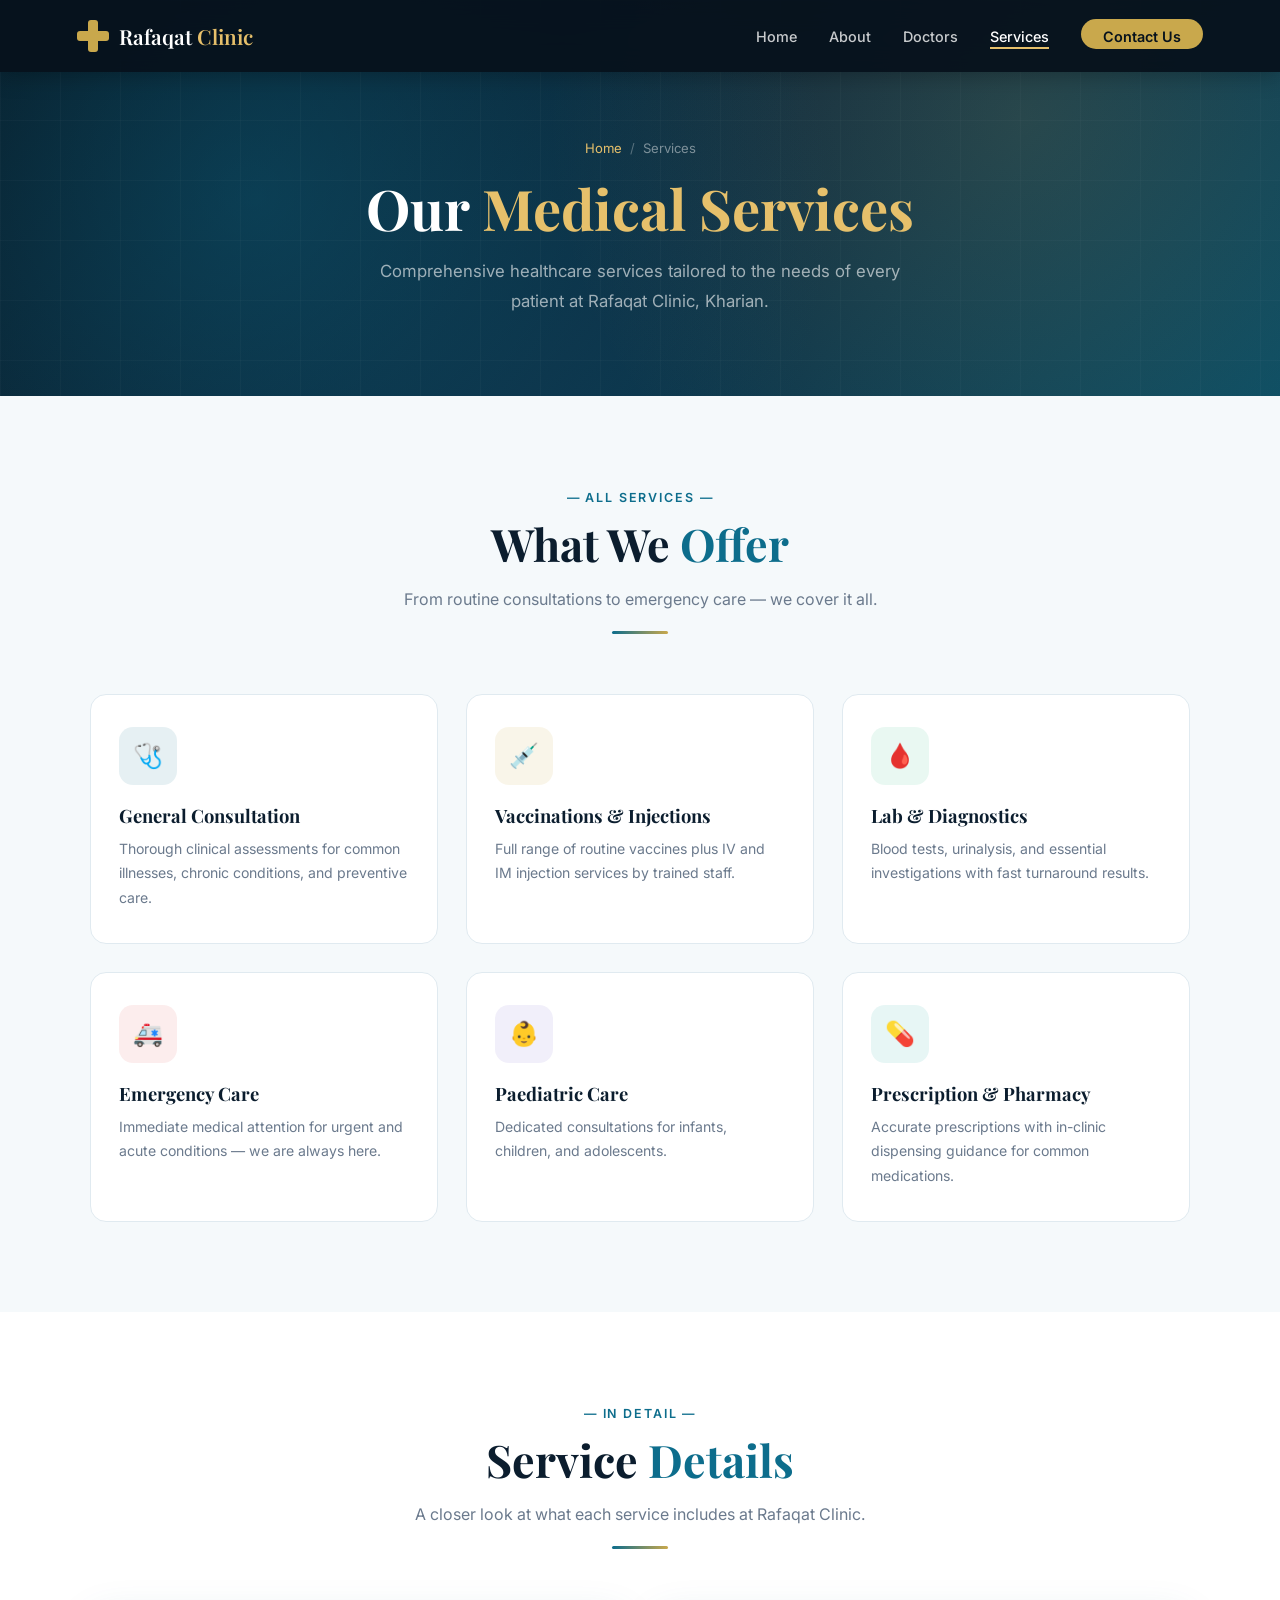
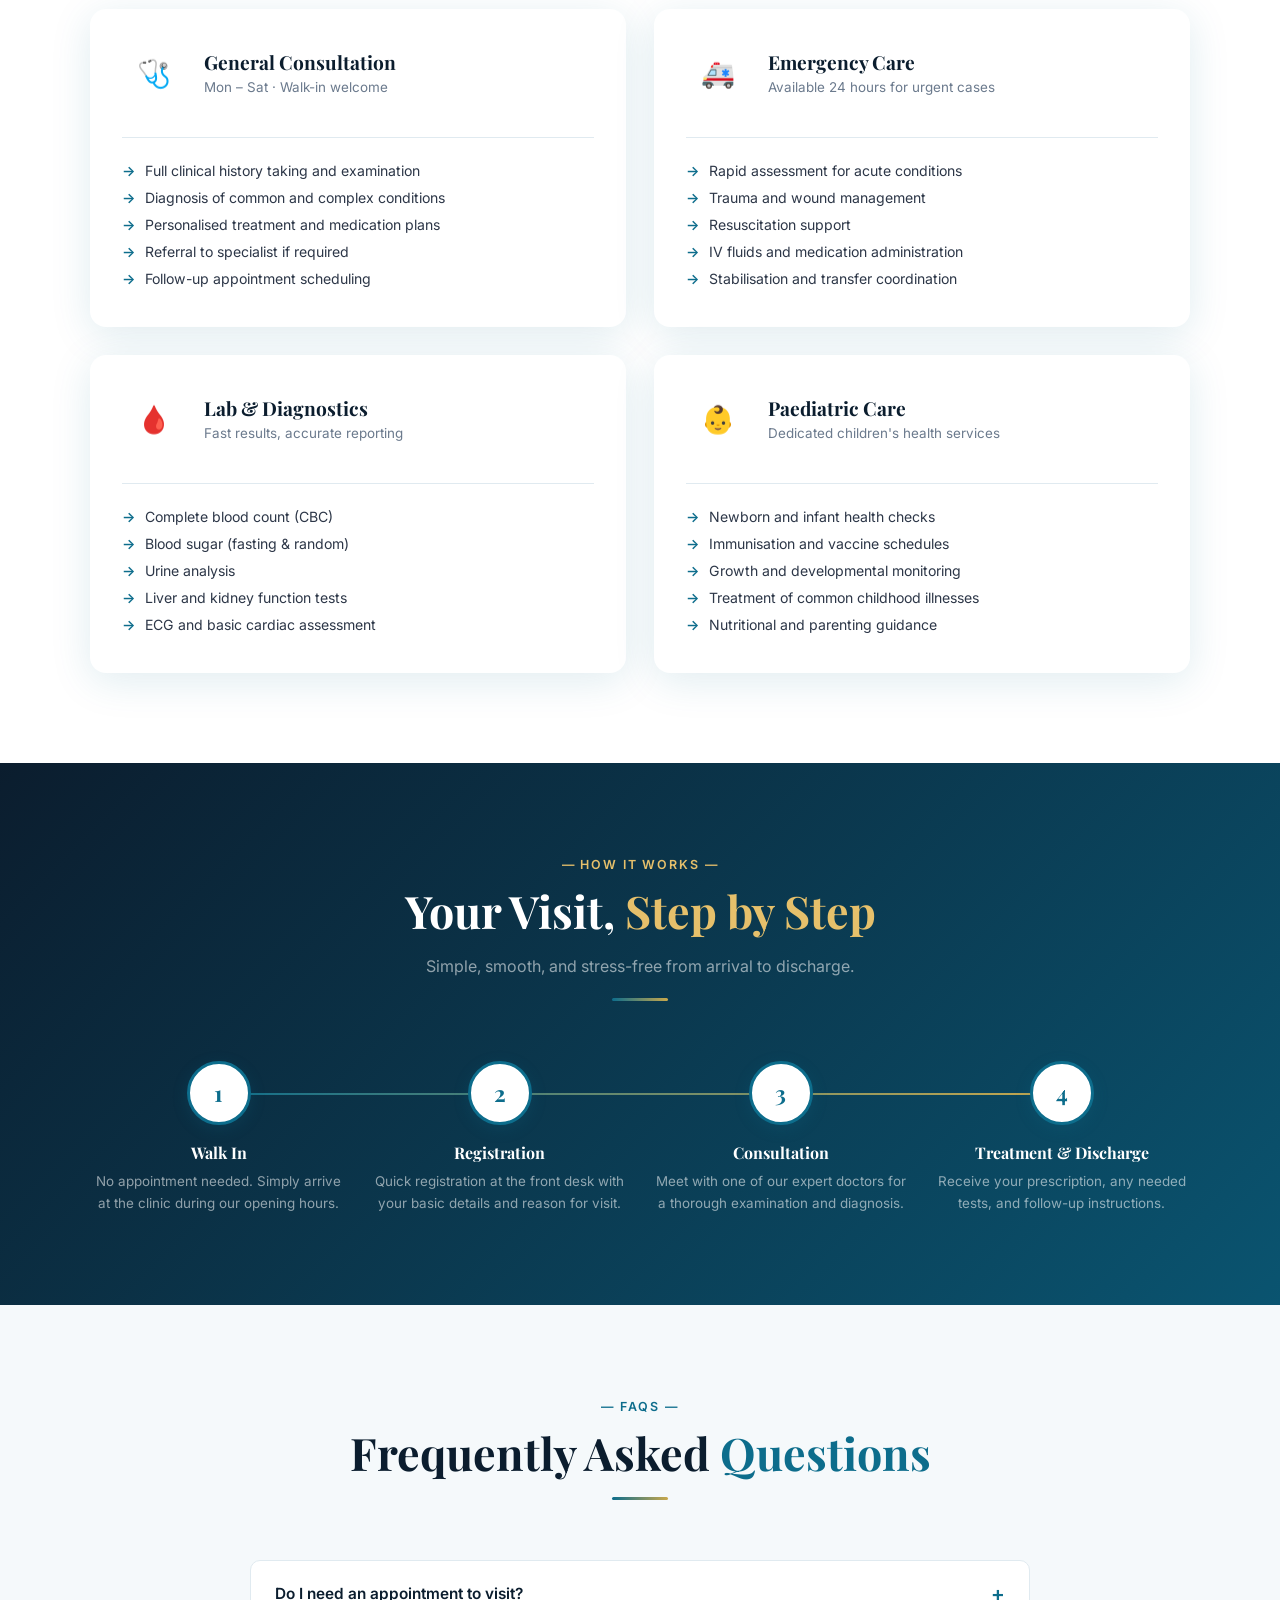
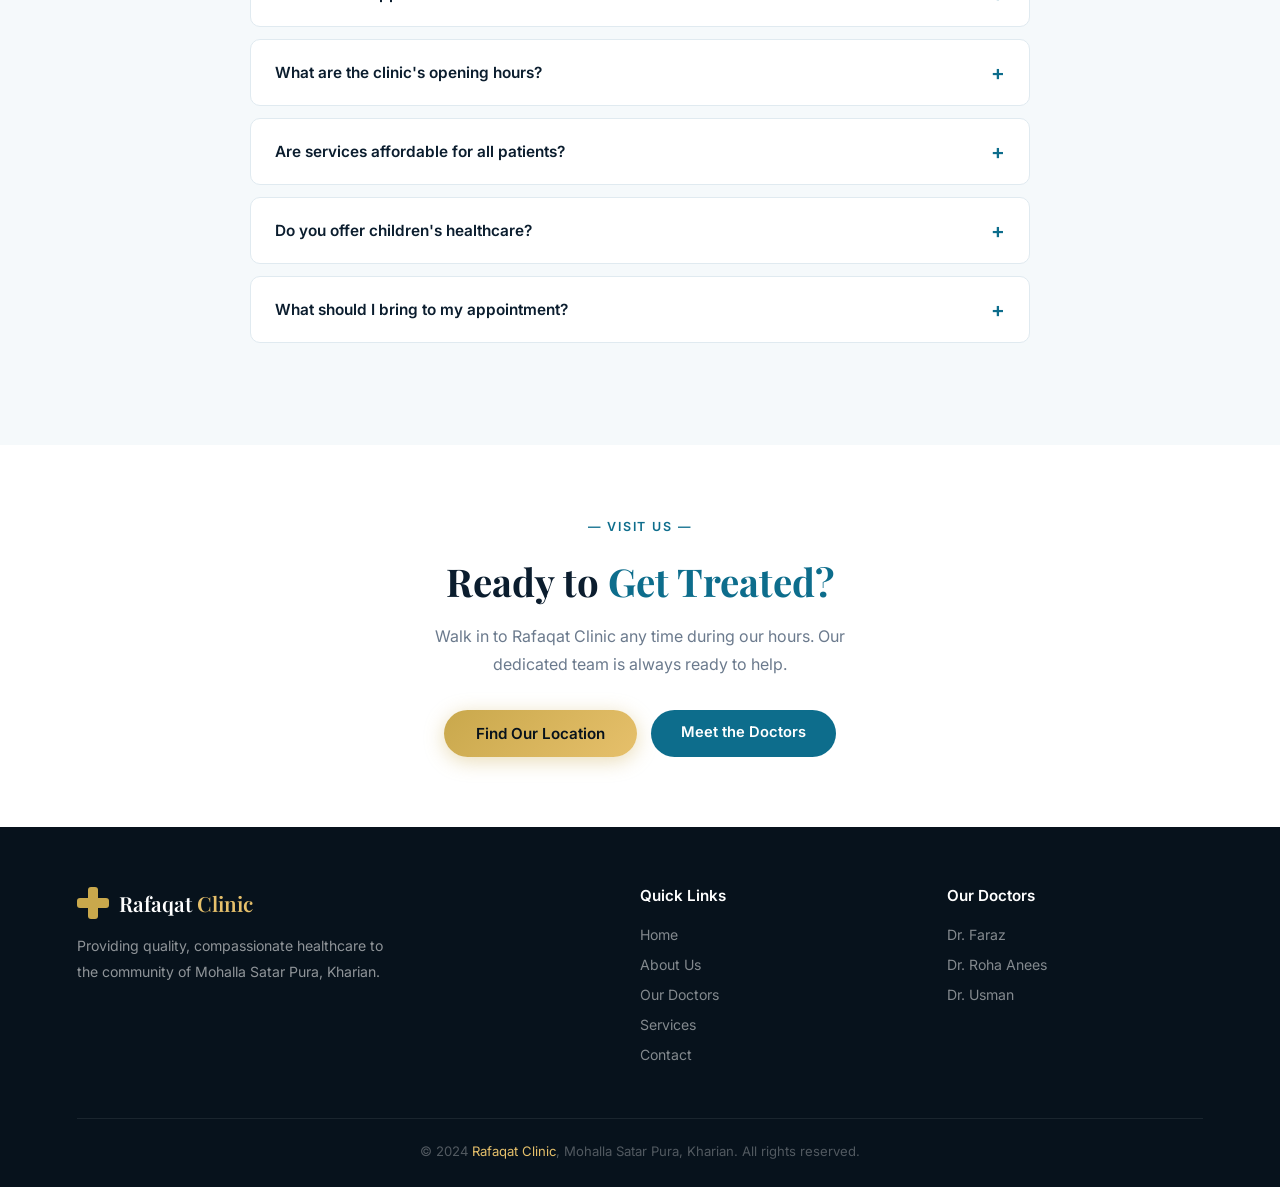
<file: services.html>
<!DOCTYPE html>
<html lang="en">
<head>
  <meta charset="UTF-8" />
  <meta name="viewport" content="width=device-width, initial-scale=1.0" />
  <title>Services – Rafaqat Clinic, Kharian</title>
  <meta name="description" content="Explore the full range of medical services at Rafaqat Clinic — consultations, diagnostics, emergency care, vaccinations, and more." />
  <link rel="preconnect" href="https://fonts.googleapis.com" />
  <link rel="preconnect" href="https://fonts.gstatic.com" crossorigin />
  <link href="https://fonts.googleapis.com/css2?family=Playfair+Display:wght@400;600;700&family=Inter:wght@300;400;500;600&display=swap" rel="stylesheet" />
  <link rel="stylesheet" href="css/style.css" />
  <link rel="stylesheet" href="css/animations.css" />
  <style>
    /* ── Extended service cards ── */
    .ext-service-card {
      background: var(--white);
      border-radius: var(--radius);
      overflow: hidden;
      box-shadow: var(--shadow);
      display: flex;
      flex-direction: column;
      transition: transform .3s, box-shadow .3s;
    }
    .ext-service-card:hover { transform: translateY(-6px); box-shadow: var(--shadow2); }

    .esc-header {
      padding: 32px;
      display: flex;
      align-items: center;
      gap: 18px;
    }
    .esc-icon {
      width: 64px; height: 64px;
      border-radius: 16px;
      display: flex;
      align-items: center;
      justify-content: center;
      font-size: 1.7rem;
      flex-shrink: 0;
    }
    .esc-header h3 { font-size: 1.2rem; color: var(--dark); }
    .esc-header p  { color: var(--muted); font-size: .84rem; margin-top: 5px; }

    .esc-divider { height: 1px; background: var(--border); margin: 0 32px; }

    .esc-body { padding: 24px 32px 30px; flex: 1; }
    .esc-body ul { list-style: none; }
    .esc-body ul li {
      display: flex;
      align-items: flex-start;
      gap: 10px;
      font-size: .88rem;
      color: var(--text);
      margin-bottom: 10px;
    }
    .esc-body ul li::before {
      content: '→';
      color: var(--teal);
      font-weight: 600;
      flex-shrink: 0;
    }

    .services-extended {
      display: grid;
      grid-template-columns: repeat(2, 1fr);
      gap: 28px;
      max-width: 1100px;
      margin: 0 auto;
    }

    /* Process steps */
    .process-steps {
      display: grid;
      grid-template-columns: repeat(4, 1fr);
      gap: 24px;
      max-width: 1100px;
      margin: 0 auto;
      position: relative;
    }
    .process-steps::before {
      content: '';
      position: absolute;
      top: 32px; left: 10%; right: 10%;
      height: 2px;
      background: linear-gradient(90deg, var(--teal), var(--gold));
      z-index: 0;
    }
    .process-step {
      text-align: center;
      position: relative;
      z-index: 1;
    }
    .ps-num {
      width: 64px; height: 64px;
      border-radius: 50%;
      background: var(--white);
      border: 3px solid var(--teal);
      display: flex;
      align-items: center;
      justify-content: center;
      font-family: 'Playfair Display', serif;
      font-size: 1.4rem;
      font-weight: 700;
      color: var(--teal);
      margin: 0 auto 18px;
      box-shadow: 0 4px 16px rgba(13,109,140,.2);
    }
    .process-step h3 { font-size: 1rem; color: var(--white); margin-bottom: 8px; }
    .process-step p  { color: rgba(255,255,255,.55); font-size: .84rem; line-height: 1.65; }

    /* FAQ */
    .faq-list { max-width: 780px; margin: 0 auto; }
    .faq-item {
      background: var(--white);
      border-radius: var(--r-sm);
      margin-bottom: 12px;
      overflow: hidden;
      border: 1px solid var(--border);
    }
    .faq-question {
      display: flex;
      align-items: center;
      justify-content: space-between;
      padding: 20px 24px;
      cursor: pointer;
      font-weight: 600;
      color: var(--dark);
      font-size: .96rem;
      gap: 12px;
      user-select: none;
    }
    .faq-question::after {
      content: '+';
      font-size: 1.3rem;
      color: var(--teal);
      flex-shrink: 0;
      transition: transform .3s;
    }
    .faq-item.open .faq-question::after { transform: rotate(45deg); }
    .faq-answer {
      display: none;
      padding: 0 24px 20px;
      color: var(--muted);
      font-size: .9rem;
      line-height: 1.75;
    }
    .faq-item.open .faq-answer { display: block; }

    @media (max-width: 900px) {
      .services-extended { grid-template-columns: 1fr; }
      .process-steps { grid-template-columns: repeat(2, 1fr); }
      .process-steps::before { display: none; }
    }
    @media (max-width: 560px) {
      .process-steps { grid-template-columns: 1fr; }
    }
  </style>
</head>
<body>

<!-- NAVBAR -->
<nav id="navbar" class="solid">
  <a class="nav-logo" href="index.html">
    <div class="nav-cross"></div>
    <span class="nav-logo-text">Rafaqat <span>Clinic</span></span>
  </a>
  <ul class="nav-links">
    <li><a href="index.html">Home</a></li>
    <li><a href="about.html">About</a></li>
    <li><a href="doctors.html">Doctors</a></li>
    <li><a href="services.html" class="active">Services</a></li>
    <li><a href="contact.html" class="nav-cta">Contact Us</a></li>
  </ul>
  <div class="hamburger" id="hamburger">
    <span></span><span></span><span></span>
  </div>
</nav>

<div id="mobileMenu">
  <a href="index.html"    class="mob-link">Home</a>
  <a href="about.html"    class="mob-link">About</a>
  <a href="doctors.html"  class="mob-link">Doctors</a>
  <a href="services.html" class="mob-link">Services</a>
  <a href="contact.html"  class="mob-cta">Contact Us</a>
</div>

<!-- PAGE HERO -->
<div class="page-hero">
  <div class="page-hero-grid"></div>
  <div class="breadcrumb ph-anim d1">
    <a href="index.html">Home</a><span>/</span> Services
  </div>
  <h1 class="ph-anim d2">Our <span>Medical Services</span></h1>
  <p class="ph-anim d3">Comprehensive healthcare services tailored to the needs of every patient at Rafaqat Clinic, Kharian.</p>
</div>

<!-- SERVICE OVERVIEW GRID -->
<section class="section bg-light">
  <div class="section-header">
    <div class="section-tag">All Services</div>
    <h2 class="section-title">What We <span>Offer</span></h2>
    <p class="section-sub">From routine consultations to emergency care — we cover it all.</p>
    <div class="divider"></div>
  </div>
  <div class="services-grid">
    <div class="service-card fade-up d1">
      <div class="svc-icon t1">🩺</div>
      <h3>General Consultation</h3>
      <p>Thorough clinical assessments for common illnesses, chronic conditions, and preventive care.</p>
    </div>
    <div class="service-card fade-up d2">
      <div class="svc-icon t2">💉</div>
      <h3>Vaccinations &amp; Injections</h3>
      <p>Full range of routine vaccines plus IV and IM injection services by trained staff.</p>
    </div>
    <div class="service-card fade-up d3">
      <div class="svc-icon t3">🩸</div>
      <h3>Lab &amp; Diagnostics</h3>
      <p>Blood tests, urinalysis, and essential investigations with fast turnaround results.</p>
    </div>
    <div class="service-card fade-up d4">
      <div class="svc-icon t4">🚑</div>
      <h3>Emergency Care</h3>
      <p>Immediate medical attention for urgent and acute conditions — we are always here.</p>
    </div>
    <div class="service-card fade-up d5">
      <div class="svc-icon t5">👶</div>
      <h3>Paediatric Care</h3>
      <p>Dedicated consultations for infants, children, and adolescents.</p>
    </div>
    <div class="service-card fade-up d1">
      <div class="svc-icon t6">💊</div>
      <h3>Prescription &amp; Pharmacy</h3>
      <p>Accurate prescriptions with in-clinic dispensing guidance for common medications.</p>
    </div>
  </div>
</section>

<!-- EXTENDED SERVICE DETAIL -->
<section class="section bg-white">
  <div class="section-header">
    <div class="section-tag">In Detail</div>
    <h2 class="section-title">Service <span>Details</span></h2>
    <p class="section-sub">A closer look at what each service includes at Rafaqat Clinic.</p>
    <div class="divider"></div>
  </div>
  <div class="services-extended">

    <div class="ext-service-card fade-up d1">
      <div class="esc-header">
        <div class="esc-icon t1">🩺</div>
        <div>
          <h3>General Consultation</h3>
          <p>Mon – Sat · Walk-in welcome</p>
        </div>
      </div>
      <div class="esc-divider"></div>
      <div class="esc-body">
        <ul>
          <li>Full clinical history taking and examination</li>
          <li>Diagnosis of common and complex conditions</li>
          <li>Personalised treatment and medication plans</li>
          <li>Referral to specialist if required</li>
          <li>Follow-up appointment scheduling</li>
        </ul>
      </div>
    </div>

    <div class="ext-service-card fade-up d2">
      <div class="esc-header">
        <div class="esc-icon t4">🚑</div>
        <div>
          <h3>Emergency Care</h3>
          <p>Available 24 hours for urgent cases</p>
        </div>
      </div>
      <div class="esc-divider"></div>
      <div class="esc-body">
        <ul>
          <li>Rapid assessment for acute conditions</li>
          <li>Trauma and wound management</li>
          <li>Resuscitation support</li>
          <li>IV fluids and medication administration</li>
          <li>Stabilisation and transfer coordination</li>
        </ul>
      </div>
    </div>

    <div class="ext-service-card fade-up d3">
      <div class="esc-header">
        <div class="esc-icon t3">🩸</div>
        <div>
          <h3>Lab &amp; Diagnostics</h3>
          <p>Fast results, accurate reporting</p>
        </div>
      </div>
      <div class="esc-divider"></div>
      <div class="esc-body">
        <ul>
          <li>Complete blood count (CBC)</li>
          <li>Blood sugar (fasting &amp; random)</li>
          <li>Urine analysis</li>
          <li>Liver and kidney function tests</li>
          <li>ECG and basic cardiac assessment</li>
        </ul>
      </div>
    </div>

    <div class="ext-service-card fade-up d4">
      <div class="esc-header">
        <div class="esc-icon t5">👶</div>
        <div>
          <h3>Paediatric Care</h3>
          <p>Dedicated children's health services</p>
        </div>
      </div>
      <div class="esc-divider"></div>
      <div class="esc-body">
        <ul>
          <li>Newborn and infant health checks</li>
          <li>Immunisation and vaccine schedules</li>
          <li>Growth and developmental monitoring</li>
          <li>Treatment of common childhood illnesses</li>
          <li>Nutritional and parenting guidance</li>
        </ul>
      </div>
    </div>

  </div>
</section>

<!-- VISIT PROCESS -->
<section class="section bg-dark">
  <div class="section-header">
    <div class="section-tag" style="color:var(--gold2);">How It Works</div>
    <h2 class="section-title light">Your Visit, <span>Step by Step</span></h2>
    <p class="section-sub light">Simple, smooth, and stress-free from arrival to discharge.</p>
    <div class="divider"></div>
  </div>
  <div class="process-steps">
    <div class="process-step fade-up d1">
      <div class="ps-num">1</div>
      <h3>Walk In</h3>
      <p>No appointment needed. Simply arrive at the clinic during our opening hours.</p>
    </div>
    <div class="process-step fade-up d2">
      <div class="ps-num">2</div>
      <h3>Registration</h3>
      <p>Quick registration at the front desk with your basic details and reason for visit.</p>
    </div>
    <div class="process-step fade-up d3">
      <div class="ps-num">3</div>
      <h3>Consultation</h3>
      <p>Meet with one of our expert doctors for a thorough examination and diagnosis.</p>
    </div>
    <div class="process-step fade-up d4">
      <div class="ps-num">4</div>
      <h3>Treatment &amp; Discharge</h3>
      <p>Receive your prescription, any needed tests, and follow-up instructions.</p>
    </div>
  </div>
</section>

<!-- FAQ -->
<section class="section bg-light">
  <div class="section-header">
    <div class="section-tag">FAQs</div>
    <h2 class="section-title">Frequently Asked <span>Questions</span></h2>
    <div class="divider"></div>
  </div>
  <div class="faq-list fade-up">
    <div class="faq-item">
      <div class="faq-question">Do I need an appointment to visit?</div>
      <div class="faq-answer">No, Rafaqat Clinic operates on a walk-in basis. You are welcome to visit during our opening hours without any prior appointment.</div>
    </div>
    <div class="faq-item">
      <div class="faq-question">What are the clinic's opening hours?</div>
      <div class="faq-answer">We are open Monday to Friday 8:00 AM – 9:00 PM, Saturday 9:00 AM – 6:00 PM. Emergency services are available 24 hours.</div>
    </div>
    <div class="faq-item">
      <div class="faq-question">Are services affordable for all patients?</div>
      <div class="faq-answer">Yes. Rafaqat Clinic is committed to providing affordable care to the entire community. Consultation fees are kept reasonable and transparent.</div>
    </div>
    <div class="faq-item">
      <div class="faq-question">Do you offer children's healthcare?</div>
      <div class="faq-answer">Yes. Our doctors are trained in paediatric care and routinely see infants, children, and teenagers for both routine and acute health concerns.</div>
    </div>
    <div class="faq-item">
      <div class="faq-question">What should I bring to my appointment?</div>
      <div class="faq-answer">Please bring any previous medical records, test reports, or prescriptions you have. If this is a routine visit, no documents are strictly required.</div>
    </div>
  </div>
</section>

<!-- CTA -->
<section style="background:var(--white);padding:70px 6vw;text-align:center;">
  <div class="section-tag">Visit Us</div>
  <h2 style="font-family:'Playfair Display',serif;font-size:clamp(1.7rem,3.5vw,2.4rem);color:var(--dark);margin:12px 0 18px;">Ready to <span style="color:var(--teal);">Get Treated?</span></h2>
  <p style="color:var(--muted);max-width:460px;margin:0 auto 32px;line-height:1.75;">Walk in to Rafaqat Clinic any time during our hours. Our dedicated team is always ready to help.</p>
  <div style="display:flex;gap:14px;justify-content:center;flex-wrap:wrap;">
    <a href="contact.html" class="btn-primary">Find Our Location</a>
    <a href="doctors.html" class="btn-teal">Meet the Doctors</a>
  </div>
</section>

<!-- FOOTER -->
<footer>
  <div class="footer-inner">
    <div class="footer-grid">
      <div class="footer-brand">
        <a class="nav-logo" href="index.html">
          <div class="nav-cross"></div>
          <span class="nav-logo-text">Rafaqat <span>Clinic</span></span>
        </a>
        <p>Providing quality, compassionate healthcare to the community of Mohalla Satar Pura, Kharian.</p>
      </div>
      <div class="footer-col">
        <h4>Quick Links</h4>
        <ul>
          <li><a href="index.html">Home</a></li>
          <li><a href="about.html">About Us</a></li>
          <li><a href="doctors.html">Our Doctors</a></li>
          <li><a href="services.html">Services</a></li>
          <li><a href="contact.html">Contact</a></li>
        </ul>
      </div>
      <div class="footer-col">
        <h4>Our Doctors</h4>
        <ul>
          <li><a href="doctors.html">Dr. Faraz</a></li>
          <li><a href="doctors.html">Dr. Roha Anees</a></li>
          <li><a href="doctors.html">Dr. Usman</a></li>
        </ul>
      </div>
    </div>
    <div class="footer-bottom">
      © 2024 <span>Rafaqat Clinic</span>, Mohalla Satar Pura, Kharian. All rights reserved.
    </div>
  </div>
</footer>

<script src="js/main.js"></script>
<script>
  /* FAQ accordion */
  document.querySelectorAll('.faq-question').forEach(q => {
    q.addEventListener('click', () => {
      const item = q.parentElement;
      const isOpen = item.classList.contains('open');
      document.querySelectorAll('.faq-item').forEach(i => i.classList.remove('open'));
      if (!isOpen) item.classList.add('open');
    });
  });
</script>
</body>
</html>
</file>
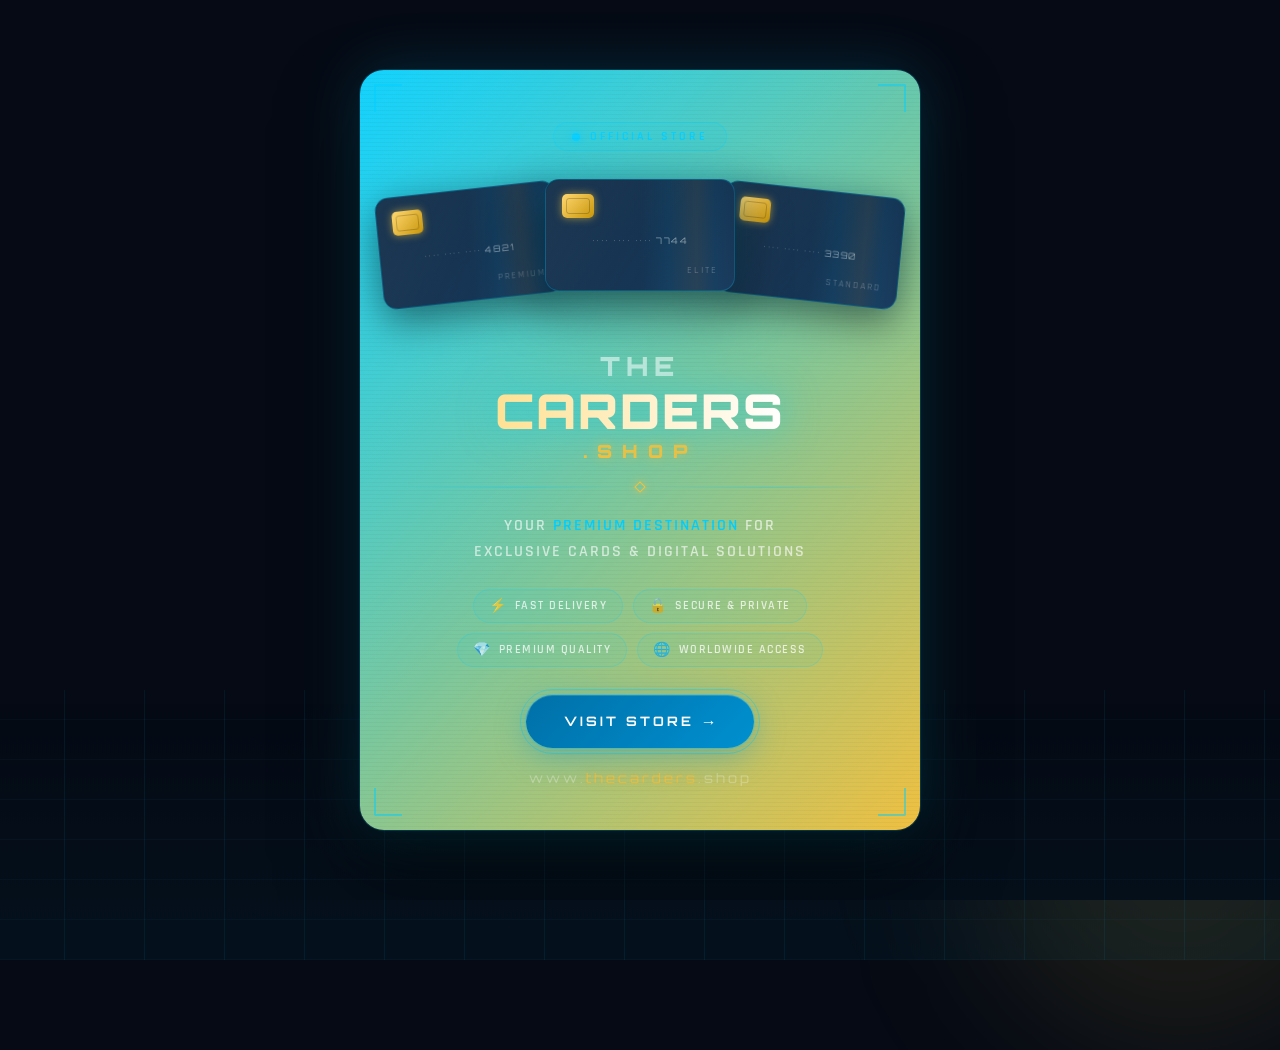
<file: thecarders-poster.html>
<!DOCTYPE html>
<html lang="en">
<head>
  <meta charset="UTF-8" />
  <meta name="viewport" content="width=device-width, initial-scale=1.0" />
  <title>TheCarders.Shop — Official Poster</title>
  <style>
    @import url('https://fonts.googleapis.com/css2?family=Orbitron:wght@400;700;900&family=Rajdhani:wght@300;400;600;700&display=swap');

    *, *::before, *::after { margin: 0; padding: 0; box-sizing: border-box; }

    :root {
      --gold:   #f0c040;
      --gold2:  #ffd770;
      --blue:   #00cfff;
      --dark:   #050a14;
      --mid:    #0b1628;
      --card1:  #0d2035;
      --card2:  #102040;
      --glow:   rgba(0, 207, 255, 0.55);
      --ggold:  rgba(240, 192, 64, 0.6);
    }

    html, body {
      width: 100%; height: 100%;
      overflow: hidden;
      background: var(--dark);
      font-family: 'Rajdhani', sans-serif;
    }

    /* ── SCENE ── */
    .scene {
      width: 100vw; height: 100vh;
      display: flex;
      align-items: center;
      justify-content: center;
      perspective: 1200px;
      position: relative;
      overflow: hidden;
    }

    /* animated grid floor */
    .grid-floor {
      position: absolute;
      bottom: -60px; left: -20%;
      width: 140%; height: 60%;
      background:
        linear-gradient(transparent 0%, rgba(0,207,255,0.04) 100%),
        repeating-linear-gradient(90deg, rgba(0,207,255,0.07) 0 1px, transparent 1px 80px),
        repeating-linear-gradient(0deg,  rgba(0,207,255,0.07) 0 1px, transparent 1px 80px);
      transform: rotateX(60deg);
      transform-origin: bottom center;
      animation: gridPulse 6s ease-in-out infinite alternate;
    }
    @keyframes gridPulse {
      from { opacity: 0.6; }
      to   { opacity: 1.0; }
    }

    /* particles */
    .particles { position: absolute; inset: 0; pointer-events: none; }
    .particle {
      position: absolute;
      border-radius: 50%;
      background: var(--blue);
      opacity: 0;
      animation: floatUp linear infinite;
    }
    @keyframes floatUp {
      0%   { opacity: 0; transform: translateY(0) scale(0.5); }
      10%  { opacity: 0.8; }
      90%  { opacity: 0.4; }
      100% { opacity: 0; transform: translateY(-90vh) scale(1.2); }
    }

    /* ── POSTER CARD ── */
    .poster-wrap {
      position: relative;
      width: min(560px, 92vw);
      animation: floatPoster 5s ease-in-out infinite;
      transform-style: preserve-3d;
    }
    @keyframes floatPoster {
      0%, 100% { transform: rotateX(4deg) rotateY(-4deg) translateY(0); }
      50%       { transform: rotateX(-2deg) rotateY(4deg) translateY(-18px); }
    }

    .poster {
      position: relative;
      background: linear-gradient(145deg, var(--card1), var(--card2) 60%, #091a30);
      border-radius: 24px;
      padding: 52px 40px 44px;
      text-align: center;
      transform-style: preserve-3d;
      box-shadow:
        0 0 0 1px rgba(0,207,255,0.18),
        0 0 60px rgba(0,207,255,0.18),
        0 40px 80px rgba(0,0,0,0.7),
        inset 0 1px 0 rgba(255,255,255,0.06);
      overflow: hidden;
    }

    /* glossy top shine */
    .poster::before {
      content: '';
      position: absolute;
      inset: 0;
      background: linear-gradient(130deg, rgba(255,255,255,0.07) 0%, transparent 50%);
      border-radius: inherit;
      pointer-events: none;
    }

    /* edge glow border animation */
    .poster::after {
      content: '';
      position: absolute;
      inset: -2px;
      border-radius: 26px;
      background: linear-gradient(135deg, var(--blue), var(--gold), var(--blue), var(--gold));
      background-size: 300% 300%;
      animation: borderSpin 4s linear infinite;
      z-index: -1;
    }
    @keyframes borderSpin {
      0%   { background-position: 0% 50%; }
      50%  { background-position: 100% 50%; }
      100% { background-position: 0% 50%; }
    }

    /* ── LOGO CHIP ── */
    .logo-chip {
      display: inline-flex;
      align-items: center;
      gap: 10px;
      background: rgba(0,207,255,0.09);
      border: 1px solid rgba(0,207,255,0.3);
      border-radius: 50px;
      padding: 6px 18px;
      margin-bottom: 28px;
    }
    .chip-dot {
      width: 8px; height: 8px;
      border-radius: 50%;
      background: var(--blue);
      box-shadow: 0 0 8px var(--blue);
      animation: blink 1.6s ease-in-out infinite;
    }
    @keyframes blink {
      0%, 100% { opacity: 1; }
      50%       { opacity: 0.3; }
    }
    .chip-text {
      font-size: 12px;
      letter-spacing: 3px;
      color: var(--blue);
      text-transform: uppercase;
      font-weight: 600;
    }

    /* ── FLOATING CARDS (decorative) ── */
    .deco-cards {
      position: relative;
      height: 140px;
      margin-bottom: 32px;
      transform-style: preserve-3d;
    }
    .deco-card {
      position: absolute;
      width: 190px; height: 112px;
      border-radius: 14px;
      background: linear-gradient(135deg, #0e2a45, #1a3a5c);
      border: 1px solid rgba(0,207,255,0.25);
      box-shadow:
        0 12px 40px rgba(0,0,0,0.5),
        0 0 20px rgba(0,207,255,0.12);
      display: flex;
      flex-direction: column;
      justify-content: space-between;
      padding: 14px 16px;
      overflow: hidden;
      transform-style: preserve-3d;
    }
    .deco-card::before {
      content: '';
      position: absolute;
      inset: 0;
      background: linear-gradient(120deg, rgba(255,255,255,0.06) 0%, transparent 60%);
      border-radius: inherit;
    }
    /* card EMV chip */
    .card-chip {
      width: 32px; height: 24px;
      border-radius: 5px;
      background: linear-gradient(135deg, var(--gold2), #c8960a);
      box-shadow: 0 0 8px var(--ggold);
      position: relative;
      overflow: hidden;
    }
    .card-chip::after {
      content: '';
      position: absolute;
      inset: 4px;
      border: 1px solid rgba(0,0,0,0.2);
      border-radius: 3px;
    }
    .card-number {
      font-family: 'Orbitron', monospace;
      font-size: 9px;
      color: rgba(255,255,255,0.5);
      letter-spacing: 1.5px;
    }
    .card-brand {
      font-size: 10px;
      color: rgba(255,255,255,0.35);
      letter-spacing: 2px;
      text-transform: uppercase;
      text-align: right;
    }
    /* holographic stripe */
    .holo-stripe {
      position: absolute;
      top: 0; right: 0;
      width: 50%; height: 100%;
      background: linear-gradient(90deg,
        transparent,
        rgba(0,207,255,0.05) 30%,
        rgba(240,192,64,0.07) 60%,
        rgba(0,207,255,0.04) 80%,
        transparent);
      animation: holoShift 3s ease-in-out infinite alternate;
    }
    @keyframes holoShift {
      from { opacity: 0.5; transform: translateX(-10px); }
      to   { opacity: 1.0; transform: translateX(10px); }
    }

    .card-left  {
      left: 50%; top: 10px;
      transform: translate(-140%, 0) rotateY(18deg) rotateZ(-6deg);
      animation: cardFloat1 4s ease-in-out infinite;
      z-index: 1;
    }
    .card-center {
      left: 50%; top: 0;
      transform: translate(-50%, 0) rotateY(0deg) rotateZ(0deg);
      animation: cardFloat2 4s ease-in-out infinite;
      z-index: 3;
      box-shadow:
        0 16px 50px rgba(0,0,0,0.6),
        0 0 30px rgba(0,207,255,0.22);
    }
    .card-right {
      left: 50%; top: 10px;
      transform: translate(40%, 0) rotateY(-18deg) rotateZ(6deg);
      animation: cardFloat3 4s ease-in-out infinite;
      z-index: 2;
    }
    @keyframes cardFloat1 {
      0%,100% { transform: translate(-140%, 0) rotateY(18deg) rotateZ(-6deg) translateY(0); }
      50%      { transform: translate(-140%, 0) rotateY(22deg) rotateZ(-8deg) translateY(-6px); }
    }
    @keyframes cardFloat2 {
      0%,100% { transform: translate(-50%, 0) rotateY(0deg) rotateZ(0deg) translateY(0); }
      50%      { transform: translate(-50%, 0) rotateY(3deg) rotateZ(1deg) translateY(-10px); }
    }
    @keyframes cardFloat3 {
      0%,100% { transform: translate(40%, 0) rotateY(-18deg) rotateZ(6deg) translateY(0); }
      50%      { transform: translate(40%, 0) rotateY(-22deg) rotateZ(8deg) translateY(-6px); }
    }

    /* ── TITLE ── */
    .poster-title {
      font-family: 'Orbitron', monospace;
      font-size: clamp(28px, 6vw, 48px);
      font-weight: 900;
      letter-spacing: 2px;
      line-height: 1.1;
      margin-bottom: 6px;
      position: relative;
    }
    .title-the {
      color: rgba(255,255,255,0.55);
      font-size: 0.55em;
      letter-spacing: 6px;
      display: block;
      margin-bottom: 4px;
    }
    .title-main {
      background: linear-gradient(90deg, var(--gold2) 0%, #fff 40%, var(--blue) 80%, var(--gold2) 100%);
      background-size: 200% auto;
      -webkit-background-clip: text;
      -webkit-text-fill-color: transparent;
      background-clip: text;
      animation: shimmer 4s linear infinite;
      display: block;
      text-shadow: none;
      filter: drop-shadow(0 0 18px rgba(0,207,255,0.5));
    }
    @keyframes shimmer {
      from { background-position: 0% center; }
      to   { background-position: 200% center; }
    }
    .title-shop {
      color: var(--gold);
      font-size: 0.38em;
      letter-spacing: 10px;
      display: block;
      margin-top: 4px;
      text-shadow: 0 0 12px var(--ggold);
    }

    /* ── DIVIDER ── */
    .divider {
      display: flex;
      align-items: center;
      gap: 12px;
      margin: 22px 0;
    }
    .div-line {
      flex: 1;
      height: 1px;
      background: linear-gradient(90deg, transparent, rgba(0,207,255,0.4), transparent);
    }
    .div-diamond {
      width: 8px; height: 8px;
      border: 1px solid var(--gold);
      transform: rotate(45deg);
      box-shadow: 0 0 8px var(--ggold);
    }

    /* ── TAGLINE ── */
    .tagline {
      font-size: clamp(13px, 2.5vw, 16px);
      color: rgba(255,255,255,0.65);
      letter-spacing: 2px;
      text-transform: uppercase;
      font-weight: 600;
      margin-bottom: 24px;
      line-height: 1.6;
    }
    .tagline em {
      color: var(--blue);
      font-style: normal;
    }

    /* ── FEATURE PILLS ── */
    .features {
      display: flex;
      flex-wrap: wrap;
      justify-content: center;
      gap: 10px;
      margin-bottom: 28px;
    }
    .feat-pill {
      display: flex;
      align-items: center;
      gap: 7px;
      background: rgba(0,207,255,0.07);
      border: 1px solid rgba(0,207,255,0.2);
      border-radius: 50px;
      padding: 7px 15px;
      font-size: 12px;
      letter-spacing: 1.5px;
      text-transform: uppercase;
      color: rgba(255,255,255,0.75);
      font-weight: 600;
      transition: all 0.3s;
    }
    .feat-pill:hover {
      background: rgba(0,207,255,0.15);
      border-color: rgba(0,207,255,0.5);
      color: #fff;
      box-shadow: 0 0 14px rgba(0,207,255,0.2);
    }
    .feat-icon { font-size: 14px; }

    /* ── CTA BUTTON ── */
    .cta-wrap { position: relative; display: inline-block; }
    .cta-btn {
      display: inline-flex;
      align-items: center;
      gap: 10px;
      background: linear-gradient(135deg, #0070a8, #0090d0);
      color: #fff;
      font-family: 'Orbitron', monospace;
      font-size: 13px;
      font-weight: 700;
      letter-spacing: 3px;
      text-transform: uppercase;
      padding: 16px 38px;
      border-radius: 50px;
      text-decoration: none;
      border: none;
      cursor: pointer;
      position: relative;
      overflow: hidden;
      box-shadow:
        0 8px 32px rgba(0,144,208,0.4),
        0 0 0 1px rgba(0,207,255,0.3),
        inset 0 1px 0 rgba(255,255,255,0.15);
      transition: transform 0.2s, box-shadow 0.2s;
    }
    .cta-btn:hover {
      transform: translateY(-3px) scale(1.03);
      box-shadow:
        0 14px 44px rgba(0,144,208,0.55),
        0 0 0 1px rgba(0,207,255,0.6),
        inset 0 1px 0 rgba(255,255,255,0.2);
    }
    .cta-btn::before {
      content: '';
      position: absolute;
      top: -50%; left: -60%;
      width: 60%; height: 200%;
      background: rgba(255,255,255,0.15);
      transform: skewX(-20deg);
      animation: btnShine 3s ease-in-out infinite;
    }
    @keyframes btnShine {
      0%   { left: -60%; opacity: 0; }
      20%  { opacity: 1; }
      40%  { left: 120%; opacity: 0; }
      100% { left: 120%; opacity: 0; }
    }
    .cta-arrow { font-size: 16px; }

    /* pulse ring around button */
    .cta-ring {
      position: absolute;
      inset: -6px;
      border-radius: 50px;
      border: 1px solid rgba(0,207,255,0.4);
      animation: ringPulse 2s ease-out infinite;
      pointer-events: none;
    }
    @keyframes ringPulse {
      0%   { transform: scale(1); opacity: 0.8; }
      100% { transform: scale(1.1); opacity: 0; }
    }

    /* ── URL BADGE ── */
    .url-badge {
      margin-top: 22px;
      font-size: 13px;
      letter-spacing: 3px;
      color: rgba(255,255,255,0.3);
      font-family: 'Orbitron', monospace;
    }
    .url-badge span {
      color: var(--gold);
      text-shadow: 0 0 8px var(--ggold);
    }

    /* ── CORNER ACCENTS ── */
    .corner {
      position: absolute;
      width: 28px; height: 28px;
      opacity: 0.5;
    }
    .corner-tl { top: 14px; left: 14px; border-top: 2px solid var(--blue); border-left: 2px solid var(--blue); border-radius: 2px 0 0 0; }
    .corner-tr { top: 14px; right: 14px; border-top: 2px solid var(--blue); border-right: 2px solid var(--blue); border-radius: 0 2px 0 0; }
    .corner-bl { bottom: 14px; left: 14px; border-bottom: 2px solid var(--blue); border-left: 2px solid var(--blue); border-radius: 0 0 0 2px; }
    .corner-br { bottom: 14px; right: 14px; border-bottom: 2px solid var(--blue); border-right: 2px solid var(--blue); border-radius: 0 0 2px 0; }

    /* ── AMBIENT GLOW ORBS ── */
    .orb {
      position: absolute;
      border-radius: 50%;
      filter: blur(80px);
      pointer-events: none;
      z-index: -1;
    }
    .orb1 { width: 500px; height: 500px; background: rgba(0,100,200,0.2); top: -200px; left: -200px; animation: orbFloat1 10s ease-in-out infinite; }
    .orb2 { width: 400px; height: 400px; background: rgba(240,192,64,0.1); bottom: -150px; right: -100px; animation: orbFloat2 12s ease-in-out infinite; }
    .orb3 { width: 300px; height: 300px; background: rgba(0,207,255,0.12); top: 40%; left: 50%; transform: translate(-50%,-50%); animation: orbFloat3 8s ease-in-out infinite; }
    @keyframes orbFloat1 { 0%,100%{transform:translate(0,0)} 50%{transform:translate(40px,30px)} }
    @keyframes orbFloat2 { 0%,100%{transform:translate(0,0)} 50%{transform:translate(-30px,-40px)} }
    @keyframes orbFloat3 { 0%,100%{transform:translate(-50%,-50%) scale(1)} 50%{transform:translate(-50%,-50%) scale(1.2)} }

    /* ── SCAN LINE ── */
    .scanline {
      position: absolute;
      inset: 0;
      background: repeating-linear-gradient(
        0deg,
        transparent,
        transparent 3px,
        rgba(0,0,0,0.03) 3px,
        rgba(0,0,0,0.03) 4px
      );
      pointer-events: none;
      border-radius: inherit;
    }
  </style>
</head>
<body>

<!-- ambient orbs -->
<div class="orb orb1"></div>
<div class="orb orb2"></div>
<div class="orb orb3"></div>

<!-- particles -->
<div class="particles" id="particles"></div>

<!-- grid floor -->
<div class="grid-floor"></div>

<div class="scene">
  <div class="poster-wrap">
    <div class="poster">

      <!-- scanline texture -->
      <div class="scanline"></div>

      <!-- corner accents -->
      <div class="corner corner-tl"></div>
      <div class="corner corner-tr"></div>
      <div class="corner corner-bl"></div>
      <div class="corner corner-br"></div>

      <!-- status chip -->
      <div class="logo-chip">
        <div class="chip-dot"></div>
        <span class="chip-text">Official Store</span>
      </div>

      <!-- floating deco cards -->
      <div class="deco-cards">
        <!-- left card -->
        <div class="deco-card card-left">
          <div class="card-chip"></div>
          <div class="card-number">•••• •••• •••• 4821</div>
          <div class="card-brand">Premium</div>
          <div class="holo-stripe"></div>
        </div>
        <!-- center card (highlighted) -->
        <div class="deco-card card-center">
          <div class="card-chip"></div>
          <div class="card-number">•••• •••• •••• 7744</div>
          <div class="card-brand">Elite</div>
          <div class="holo-stripe"></div>
        </div>
        <!-- right card -->
        <div class="deco-card card-right">
          <div class="card-chip"></div>
          <div class="card-number">•••• •••• •••• 3390</div>
          <div class="card-brand">Standard</div>
          <div class="holo-stripe"></div>
        </div>
      </div>

      <!-- title -->
      <div class="poster-title">
        <span class="title-the">THE</span>
        <span class="title-main">CARDERS</span>
        <span class="title-shop">.SHOP</span>
      </div>

      <!-- divider -->
      <div class="divider">
        <div class="div-line"></div>
        <div class="div-diamond"></div>
        <div class="div-line"></div>
      </div>

      <!-- tagline -->
      <p class="tagline">
        Your <em>premium destination</em> for<br>
        exclusive cards &amp; digital solutions
      </p>

      <!-- feature pills -->
      <div class="features">
        <div class="feat-pill"><span class="feat-icon">⚡</span> Fast Delivery</div>
        <div class="feat-pill"><span class="feat-icon">🔒</span> Secure &amp; Private</div>
        <div class="feat-pill"><span class="feat-icon">💎</span> Premium Quality</div>
        <div class="feat-pill"><span class="feat-icon">🌐</span> Worldwide Access</div>
      </div>

      <!-- CTA -->
      <div class="cta-wrap">
        <div class="cta-ring"></div>
        <a class="cta-btn" href="https://thecarders.shop" target="_blank">
          Visit Store
          <span class="cta-arrow">→</span>
        </a>
      </div>

      <!-- url badge -->
      <p class="url-badge">www.<span>thecarders</span>.shop</p>

    </div><!-- /poster -->
  </div><!-- /poster-wrap -->
</div><!-- /scene -->

<script>
  // Generate floating particles
  const container = document.getElementById('particles');
  const colors = ['#00cfff','#ffd770','#ffffff'];
  for (let i = 0; i < 55; i++) {
    const p = document.createElement('div');
    p.className = 'particle';
    const size = Math.random() * 4 + 1;
    const color = colors[Math.floor(Math.random() * colors.length)];
    Object.assign(p.style, {
      width:  size + 'px',
      height: size + 'px',
      background: color,
      boxShadow: `0 0 ${size * 2}px ${color}`,
      left: Math.random() * 100 + 'vw',
      top:  '100vh',
      animationDuration: (Math.random() * 12 + 8) + 's',
      animationDelay:    (Math.random() * 12) + 's',
    });
    container.appendChild(p);
  }

  // Subtle mouse parallax on poster
  const wrap = document.querySelector('.poster-wrap');
  document.addEventListener('mousemove', e => {
    const cx = window.innerWidth / 2;
    const cy = window.innerHeight / 2;
    const dx = (e.clientX - cx) / cx;
    const dy = (e.clientY - cy) / cy;
    wrap.style.transform = `rotateX(${-dy * 8}deg) rotateY(${dx * 8}deg)`;
  });
  document.addEventListener('mouseleave', () => {
    wrap.style.transform = '';
  });
</script>
</body>
</html>
</file>
<file: css/style.css>
/* ═══════════════════════════════════════════════════════════════
   RAFAQAT CLINIC – MAIN STYLESHEET
   ═══════════════════════════════════════════════════════════════ */

/* ─── RESET & VARIABLES ──────────────────────────────────────── */
*, *::before, *::after { margin: 0; padding: 0; box-sizing: border-box; }

:root {
  --teal:    #0d6d8c;
  --teal2:   #0a5470;
  --teal3:   #0e7fa3;
  --gold:    #c9a84c;
  --gold2:   #e6c06b;
  --dark:    #0b1d2e;
  --darker:  #07121c;
  --light:   #f5f9fb;
  --white:   #ffffff;
  --text:    #2d3748;
  --muted:   #6b7a8d;
  --border:  #e0eaf0;
  --shadow:  0 8px 40px rgba(13,109,140,.13);
  --shadow2: 0 20px 60px rgba(13,109,140,.2);
  --radius:  16px;
  --r-sm:    10px;
}

html { scroll-behavior: smooth; }

body {
  font-family: 'Inter', sans-serif;
  background: var(--light);
  color: var(--text);
  overflow-x: hidden;
  -webkit-font-smoothing: antialiased;
}

img { max-width: 100%; display: block; }
a  { text-decoration: none; }
ul { list-style: none; }

/* ─── TYPOGRAPHY ──────────────────────────────────────────────── */
h1, h2, h3, h4 { font-family: 'Playfair Display', serif; font-weight: 700; line-height: 1.2; }

/* ─── UTILITIES ────────────────────────────────────────────────── */
.container { max-width: 1140px; margin: 0 auto; padding: 0 6vw; }
.section    { padding: 90px 6vw; }
.bg-white   { background: var(--white); }
.bg-light   { background: var(--light); }
.bg-dark    {
  background: linear-gradient(135deg, var(--dark) 0%, var(--teal2) 100%);
}
.text-center { text-align: center; }

/* ─── SECTION HEADER ───────────────────────────────────────────── */
.section-header { text-align: center; margin-bottom: 60px; }

.section-tag {
  display: inline-block;
  color: var(--teal);
  font-size: .78rem;
  font-weight: 600;
  text-transform: uppercase;
  letter-spacing: .15em;
  margin-bottom: 12px;
}
.section-tag::before { content: '— '; }
.section-tag::after  { content: ' —'; }

.section-title {
  font-size: clamp(1.9rem, 4vw, 2.8rem);
  color: var(--dark);
  line-height: 1.2;
}
.section-title span  { color: var(--teal); }
.section-title.light { color: var(--white); }
.section-title.light span { color: var(--gold2); }

.section-sub {
  color: var(--muted);
  font-size: 1rem;
  margin-top: 14px;
  max-width: 540px;
  margin-inline: auto;
  line-height: 1.75;
}
.section-sub.light { color: rgba(255,255,255,.55); }

.divider {
  width: 56px;
  height: 3px;
  background: linear-gradient(90deg, var(--teal), var(--gold));
  margin: 18px auto 0;
  border-radius: 10px;
}

/* ─── BUTTONS ──────────────────────────────────────────────────── */
.btn-primary {
  display: inline-block;
  background: linear-gradient(135deg, var(--gold), var(--gold2));
  color: var(--darker);
  font-weight: 600;
  padding: 14px 32px;
  border-radius: 50px;
  font-size: .95rem;
  transition: transform .25s, box-shadow .25s;
  box-shadow: 0 4px 20px rgba(201,168,76,.4);
}
.btn-primary:hover {
  transform: translateY(-2px);
  box-shadow: 0 8px 28px rgba(201,168,76,.5);
}

.btn-outline {
  display: inline-block;
  border: 2px solid rgba(255,255,255,.35);
  color: var(--white);
  font-weight: 500;
  padding: 13px 30px;
  border-radius: 50px;
  font-size: .95rem;
  transition: border-color .25s, background .25s;
}
.btn-outline:hover {
  border-color: var(--white);
  background: rgba(255,255,255,.1);
}

.btn-teal {
  display: inline-block;
  background: var(--teal);
  color: var(--white);
  font-weight: 600;
  padding: 13px 30px;
  border-radius: 50px;
  font-size: .92rem;
  transition: background .25s, transform .2s;
}
.btn-teal:hover { background: var(--teal2); transform: translateY(-1px); }

/* ─── NAVIGATION ───────────────────────────────────────────────── */
nav {
  position: fixed;
  top: 0; left: 0; right: 0;
  z-index: 100;
  padding: 0 6vw;
  display: flex;
  align-items: center;
  justify-content: space-between;
  height: 72px;
  background: transparent;
  transition: background .4s, box-shadow .4s;
}
nav.scrolled,
nav.solid {
  background: rgba(7,18,28,.94);
  backdrop-filter: blur(14px);
  -webkit-backdrop-filter: blur(14px);
  box-shadow: 0 2px 24px rgba(0,0,0,.3);
}

.nav-logo {
  display: flex;
  align-items: center;
  gap: 10px;
}
.nav-cross {
  width: 32px; height: 32px;
  position: relative;
  flex-shrink: 0;
}
.nav-cross::before, .nav-cross::after {
  content: '';
  position: absolute;
  background: var(--gold);
  border-radius: 3px;
}
.nav-cross::before { width: 10px; height: 32px; left: 11px; top: 0; }
.nav-cross::after  { width: 32px; height: 10px; left: 0; top: 11px; }

.nav-logo-text {
  font-family: 'Playfair Display', serif;
  font-size: 1.3rem;
  color: var(--white);
  font-weight: 600;
}
.nav-logo-text span { color: var(--gold2); }

.nav-links {
  display: flex;
  gap: 32px;
}
.nav-links a {
  color: rgba(255,255,255,.78);
  font-size: .9rem;
  font-weight: 500;
  transition: color .25s;
  position: relative;
  padding-bottom: 4px;
}
.nav-links a::after {
  content: '';
  position: absolute;
  bottom: 0; left: 0;
  width: 0; height: 2px;
  background: var(--gold2);
  transition: width .3s;
}
.nav-links a:hover,
.nav-links a.active {
  color: var(--white);
}
.nav-links a:hover::after,
.nav-links a.active::after {
  width: 100%;
}

.nav-cta {
  background: var(--gold) !important;
  color: var(--darker) !important;
  padding: 9px 22px;
  border-radius: 50px;
  font-weight: 600 !important;
  transition: background .25s, transform .2s !important;
}
.nav-cta:hover { background: var(--gold2) !important; transform: translateY(-1px); }
.nav-cta::after { display: none !important; }

.hamburger {
  display: none;
  flex-direction: column;
  gap: 5px;
  cursor: pointer;
  padding: 4px;
}
.hamburger span {
  width: 26px; height: 2px;
  background: var(--white);
  border-radius: 2px;
  transition: all .3s;
}
.hamburger.open span:nth-child(1) { transform: translateY(7px) rotate(45deg); }
.hamburger.open span:nth-child(2) { opacity: 0; }
.hamburger.open span:nth-child(3) { transform: translateY(-7px) rotate(-45deg); }

/* Mobile drawer */
#mobileMenu {
  display: none;
  position: fixed;
  inset: 0;
  z-index: 99;
  background: rgba(7,18,28,.97);
  flex-direction: column;
  padding: 100px 8vw 40px;
  gap: 6px;
}
#mobileMenu.open { display: flex; }

.mob-link {
  color: rgba(255,255,255,.75);
  font-family: 'Playfair Display', serif;
  font-size: 1.6rem;
  padding: 14px 0;
  border-bottom: 1px solid rgba(255,255,255,.07);
  transition: color .25s;
}
.mob-link:hover { color: var(--gold2); }
.mob-cta {
  margin-top: 20px;
  display: inline-block;
  background: var(--gold);
  color: var(--darker);
  padding: 14px 32px;
  border-radius: 50px;
  font-weight: 700;
  font-size: 1rem;
  align-self: flex-start;
}

/* ─── PAGE HERO BANNER (inner pages) ──────────────────────────── */
.page-hero {
  background: linear-gradient(135deg, var(--darker) 0%, #0d2d42 55%, #0a4d65 100%);
  padding: 140px 6vw 80px;
  text-align: center;
  position: relative;
  overflow: hidden;
}
.page-hero::before {
  content: '';
  position: absolute; inset: 0;
  background-image:
    radial-gradient(circle at 20% 50%, rgba(13,109,140,.4) 0%, transparent 55%),
    radial-gradient(circle at 80% 30%, rgba(201,168,76,.15) 0%, transparent 45%);
  pointer-events: none;
}
.page-hero-grid {
  position: absolute; inset: 0;
  background-image:
    linear-gradient(rgba(255,255,255,.025) 1px, transparent 1px),
    linear-gradient(90deg, rgba(255,255,255,.025) 1px, transparent 1px);
  background-size: 60px 60px;
  pointer-events: none;
}
.page-hero h1 {
  font-size: clamp(2.2rem, 5vw, 3.5rem);
  color: var(--white);
  position: relative;
  z-index: 1;
}
.page-hero h1 span { color: var(--gold2); }
.page-hero p {
  color: rgba(255,255,255,.6);
  font-size: 1.05rem;
  max-width: 520px;
  margin: 16px auto 0;
  line-height: 1.75;
  position: relative;
  z-index: 1;
}
.breadcrumb {
  display: flex;
  align-items: center;
  justify-content: center;
  gap: 8px;
  font-size: .82rem;
  color: rgba(255,255,255,.45);
  margin-bottom: 18px;
  position: relative;
  z-index: 1;
}
.breadcrumb a { color: var(--gold2); }
.breadcrumb span { color: rgba(255,255,255,.3); }

/* ─── DOCTOR CARDS ─────────────────────────────────────────────── */
.doctors-grid {
  display: grid;
  grid-template-columns: repeat(3, 1fr);
  gap: 30px;
  max-width: 1100px;
  margin: 0 auto;
}
.doctor-card {
  background: var(--white);
  border-radius: var(--radius);
  overflow: hidden;
  box-shadow: var(--shadow);
  transition: transform .35s, box-shadow .35s;
}
.doctor-card:hover {
  transform: translateY(-8px);
  box-shadow: var(--shadow2);
}
.doc-card-header {
  background: linear-gradient(135deg, var(--teal2), var(--teal3));
  padding: 42px 24px 26px;
  display: flex;
  flex-direction: column;
  align-items: center;
  position: relative;
  overflow: hidden;
}
.doc-card-header::before {
  content: '';
  position: absolute;
  width: 190px; height: 190px;
  border-radius: 50%;
  background: rgba(255,255,255,.06);
  top: -70px; right: -45px;
}
.doc-card-header::after {
  content: '';
  position: absolute;
  width: 130px; height: 130px;
  border-radius: 50%;
  background: rgba(255,255,255,.04);
  bottom: -45px; left: -25px;
}
.doc-avatar-big {
  width: 90px; height: 90px;
  border-radius: 50%;
  border: 4px solid rgba(255,255,255,.3);
  display: flex;
  align-items: center;
  justify-content: center;
  font-family: 'Playfair Display', serif;
  font-size: 2rem;
  font-weight: 700;
  color: var(--darker);
  position: relative;
  z-index: 1;
  flex-shrink: 0;
}
.doc-avatar-big.c1 { background: linear-gradient(135deg, #4fc3e8, #1a9cbf); }
.doc-avatar-big.c2 { background: linear-gradient(135deg, var(--gold), var(--gold2)); }
.doc-avatar-big.c3 { background: linear-gradient(135deg, #6fd5b3, #2eaa87); }

.doc-card-name {
  font-family: 'Playfair Display', serif;
  font-size: 1.25rem;
  font-weight: 700;
  color: var(--white);
  margin-top: 14px;
  position: relative;
  z-index: 1;
}
.doc-card-spec {
  color: rgba(255,255,255,.65);
  font-size: .82rem;
  margin-top: 4px;
  position: relative;
  z-index: 1;
}
.doc-card-body { padding: 24px; }
.doc-detail {
  display: flex;
  align-items: flex-start;
  gap: 10px;
  color: var(--muted);
  font-size: .85rem;
  margin-bottom: 12px;
}
.doc-detail-icon {
  width: 28px; height: 28px;
  border-radius: 8px;
  background: rgba(13,109,140,.1);
  color: var(--teal);
  display: flex;
  align-items: center;
  justify-content: center;
  font-size: .76rem;
  flex-shrink: 0;
}
.doc-tag-row { display: flex; flex-wrap: wrap; gap: 6px; margin-top: 14px; }
.doc-tag {
  background: rgba(13,109,140,.08);
  color: var(--teal2);
  font-size: .75rem;
  font-weight: 500;
  padding: 5px 12px;
  border-radius: 50px;
}
.doc-card-footer {
  padding: 0 24px 24px;
  display: flex;
  align-items: center;
  justify-content: space-between;
}
.avail-pill {
  font-size: .78rem;
  font-weight: 500;
  background: rgba(46,185,130,.12);
  color: #1e9a6e;
  padding: 5px 12px;
  border-radius: 50px;
  display: flex;
  align-items: center;
  gap: 5px;
}
.avail-pill::before {
  content: '';
  width: 6px; height: 6px;
  border-radius: 50%;
  background: #1e9a6e;
  animation: blink 1.4s ease-in-out infinite;
}
.appt-btn {
  background: var(--teal);
  color: var(--white);
  border: none;
  padding: 9px 18px;
  border-radius: 50px;
  font-size: .82rem;
  font-weight: 600;
  cursor: pointer;
  transition: background .25s, transform .2s;
}
.appt-btn:hover { background: var(--teal2); transform: translateY(-1px); }

/* ─── SERVICE CARDS ────────────────────────────────────────────── */
.services-grid {
  display: grid;
  grid-template-columns: repeat(3, 1fr);
  gap: 28px;
  max-width: 1100px;
  margin: 0 auto;
}
.service-card {
  background: var(--white);
  border-radius: var(--radius);
  padding: 32px 28px;
  border: 1px solid var(--border);
  transition: box-shadow .35s, transform .35s, border-color .35s;
}
.service-card:hover {
  box-shadow: var(--shadow);
  transform: translateY(-5px);
  border-color: rgba(13,109,140,.2);
}
.svc-icon {
  width: 58px; height: 58px;
  border-radius: 14px;
  display: flex;
  align-items: center;
  justify-content: center;
  font-size: 1.5rem;
  margin-bottom: 20px;
}
.svc-icon.t1 { background: rgba(13,109,140,.1); }
.svc-icon.t2 { background: rgba(201,168,76,.12); }
.svc-icon.t3 { background: rgba(46,185,130,.1); }
.svc-icon.t4 { background: rgba(220,80,80,.1); }
.svc-icon.t5 { background: rgba(120,100,200,.1); }
.svc-icon.t6 { background: rgba(20,170,160,.1); }

.service-card h3 {
  font-size: 1.15rem;
  color: var(--dark);
  margin-bottom: 10px;
}
.service-card p {
  color: var(--muted);
  font-size: .88rem;
  line-height: 1.75;
}

/* ─── CONTACT / INFO ITEMS ─────────────────────────────────────── */
.c-item {
  display: flex;
  gap: 16px;
  margin-bottom: 22px;
}
.c-icon {
  width: 44px; height: 44px;
  border-radius: 12px;
  background: rgba(13,109,140,.1);
  color: var(--teal);
  display: flex;
  align-items: center;
  justify-content: center;
  font-size: 1.1rem;
  flex-shrink: 0;
}
.c-text strong {
  color: var(--dark);
  font-weight: 600;
  display: block;
  margin-bottom: 3px;
  font-size: .95rem;
}
.c-text span {
  color: var(--muted);
  font-size: .88rem;
  line-height: 1.65;
}

/* ─── TIMING TABLE ──────────────────────────────────────────────── */
.timing-grid {
  display: grid;
  grid-template-columns: repeat(2, 1fr);
  gap: 16px;
  max-width: 820px;
  margin: 0 auto;
}
.timing-row {
  background: rgba(255,255,255,.07);
  border: 1px solid rgba(255,255,255,.1);
  border-radius: var(--r-sm);
  padding: 18px 24px;
  display: flex;
  justify-content: space-between;
  align-items: center;
}
.timing-day   { color: rgba(255,255,255,.85); font-weight: 500; font-size: .95rem; }
.timing-time  { color: var(--gold2); font-weight: 600; font-size: .9rem; }
.timing-closed{ color: rgba(255,255,255,.35); }
.timing-note {
  text-align: center;
  max-width: 520px;
  margin: 28px auto 0;
  background: rgba(201,168,76,.12);
  border: 1px solid rgba(201,168,76,.25);
  border-radius: var(--r-sm);
  padding: 16px 24px;
  color: var(--gold2);
  font-size: .9rem;
  line-height: 1.6;
}

/* ─── MAP BOX ───────────────────────────────────────────────────── */
.map-box {
  border-radius: var(--radius);
  overflow: hidden;
  box-shadow: var(--shadow);
  height: 420px;
  background: linear-gradient(135deg, var(--teal2), #1a7a9c);
  display: flex;
  align-items: center;
  justify-content: center;
}
.map-placeholder { text-align: center; color: var(--white); }
.map-placeholder .pin {
  font-size: 3rem;
  margin-bottom: 14px;
  animation: bounce 2.2s ease-in-out infinite;
}
.map-placeholder h4 {
  font-size: 1.3rem;
  font-weight: 700;
  margin-bottom: 8px;
}
.map-placeholder p {
  color: rgba(255,255,255,.65);
  font-size: .9rem;
  line-height: 1.6;
}
.map-placeholder a {
  display: inline-block;
  margin-top: 18px;
  background: var(--gold);
  color: var(--darker);
  padding: 11px 26px;
  border-radius: 50px;
  font-weight: 600;
  font-size: .88rem;
  transition: background .25s;
}
.map-placeholder a:hover { background: var(--gold2); }

/* ─── FOOTER ────────────────────────────────────────────────────── */
footer {
  background: var(--darker);
  color: rgba(255,255,255,.55);
  padding: 60px 6vw 28px;
}
.footer-inner {
  max-width: 1140px;
  margin: 0 auto;
}
.footer-grid {
  display: grid;
  grid-template-columns: 2fr 1fr 1fr;
  gap: 50px;
  padding-bottom: 44px;
  border-bottom: 1px solid rgba(255,255,255,.08);
}
.footer-brand p {
  font-size: .88rem;
  line-height: 1.8;
  max-width: 310px;
  margin-top: 14px;
}
.footer-col h4 {
  color: var(--white);
  font-family: 'Inter', sans-serif;
  font-size: .95rem;
  font-weight: 600;
  margin-bottom: 18px;
}
.footer-col ul li { margin-bottom: 10px; }
.footer-col ul li a {
  color: rgba(255,255,255,.5);
  font-size: .88rem;
  transition: color .25s;
}
.footer-col ul li a:hover { color: var(--gold2); }

.footer-bottom {
  padding-top: 24px;
  text-align: center;
  font-size: .82rem;
  color: rgba(255,255,255,.3);
}
.footer-bottom span { color: var(--gold2); }

/* ─── SCROLL-IN ─────────────────────────────────────────────────── */
.fade-up {
  opacity: 0;
  transform: translateY(30px);
  transition: opacity .7s ease, transform .7s ease;
}
.fade-up.in { opacity: 1; transform: translateY(0); }

.fade-up.d1 { transition-delay: .1s; }
.fade-up.d2 { transition-delay: .2s; }
.fade-up.d3 { transition-delay: .3s; }
.fade-up.d4 { transition-delay: .4s; }
.fade-up.d5 { transition-delay: .5s; }

/* ─── RESPONSIVE ─────────────────────────────────────────────────── */
@media (max-width: 1024px) {
  .doctors-grid  { grid-template-columns: repeat(2, 1fr); }
  .services-grid { grid-template-columns: repeat(2, 1fr); }
}
@media (max-width: 768px) {
  .nav-links  { display: none; }
  .hamburger  { display: flex; }
  .timing-grid { grid-template-columns: 1fr; }
  .footer-grid { grid-template-columns: 1fr 1fr; }
}
@media (max-width: 580px) {
  .doctors-grid  { grid-template-columns: 1fr; }
  .services-grid { grid-template-columns: 1fr; }
  .footer-grid   { grid-template-columns: 1fr; }
  .section       { padding: 60px 5vw; }
}
</file>
<file: css/animations.css>
/* ═══════════════════════════════════════════════════════════════
   RAFAQAT CLINIC – ANIMATIONS
   ═══════════════════════════════════════════════════════════════ */

/* ─── PRELOADER ─────────────────────────────────────────────────── */
#preloader {
  position: fixed;
  inset: 0;
  background: var(--darker);
  display: flex;
  flex-direction: column;
  align-items: center;
  justify-content: center;
  z-index: 9999;
  transition: opacity .65s ease, visibility .65s ease;
}
#preloader.hide {
  opacity: 0;
  visibility: hidden;
  pointer-events: none;
}

/* Logo block */
.pre-logo {
  display: flex;
  align-items: center;
  gap: 16px;
  opacity: 0;
  transform: translateY(24px);
  animation: fadeUpIn .8s .3s ease forwards;
}

/* Medical cross icon */
.pre-cross {
  width: 56px;
  height: 56px;
  position: relative;
  flex-shrink: 0;
}
.pre-cross::before,
.pre-cross::after {
  content: '';
  position: absolute;
  background: var(--gold);
  border-radius: 5px;
}
.pre-cross::before { width: 18px; height: 56px; left: 19px; top: 0; }
.pre-cross::after  { width: 56px; height: 18px; left: 0; top: 19px; }

.cross-glow {
  position: absolute;
  inset: -8px;
  border-radius: 50%;
  background: radial-gradient(circle, rgba(201,168,76,.4) 0%, transparent 70%);
  animation: pulseGlow 2.2s ease-in-out infinite;
}

.pre-name h1 {
  font-family: 'Playfair Display', serif;
  font-size: 2.4rem;
  font-weight: 700;
  color: var(--white);
  line-height: 1.1;
}
.pre-name h1 span { color: var(--gold2); }
.pre-name p {
  color: rgba(255,255,255,.5);
  font-size: .82rem;
  letter-spacing: .14em;
  text-transform: uppercase;
  margin-top: 5px;
}

/* ECG heartbeat line */
.ecg-wrap {
  width: 340px;
  height: 62px;
  margin-top: 42px;
  opacity: 0;
  animation: fadeUpIn .6s .9s ease forwards;
}
.ecg-svg { width: 100%; height: 100%; overflow: visible; }

.ecg-path {
  fill: none;
  stroke: var(--gold);
  stroke-width: 2.4;
  stroke-linecap: round;
  stroke-linejoin: round;
  stroke-dasharray: 900;
  stroke-dashoffset: 900;
  animation: drawLine 2s 1s ease forwards;
}
.ecg-dot {
  fill: var(--gold2);
  opacity: 0;
  transform: scale(0);
  transform-origin: center;
  animation: popDot .4s 2.8s cubic-bezier(.175,.885,.32,1.5) forwards;
}

/* Tagline & loader bar */
.pre-tagline {
  margin-top: 24px;
  color: rgba(255,255,255,.4);
  font-size: .76rem;
  letter-spacing: .2em;
  text-transform: uppercase;
  opacity: 0;
  animation: fadeUpIn .5s 2.6s ease forwards;
}
.pre-bar {
  width: 240px;
  height: 3px;
  background: rgba(255,255,255,.1);
  border-radius: 10px;
  margin-top: 28px;
  overflow: hidden;
  opacity: 0;
  animation: fadeUpIn .4s 1.2s ease forwards;
}
.pre-fill {
  height: 100%;
  width: 0;
  background: linear-gradient(90deg, var(--teal), var(--gold2));
  border-radius: 10px;
  animation: loadBar 2s 1.3s cubic-bezier(.4,0,.2,1) forwards;
}

/* ─── HERO ENTRY ────────────────────────────────────────────────── */
.hero-left {
  opacity: 0;
  transform: translateX(-40px);
}
.hero-left.in {
  animation: slideFromLeft .9s .1s ease forwards;
}
.hero-right {
  opacity: 0;
  transform: translateX(40px);
}
.hero-right.in {
  animation: slideFromRight .9s .3s ease forwards;
}

/* Floating doctor card */
.hero-card { animation: floatCard 5s ease-in-out infinite; }

/* Particle elements */
.particle {
  position: absolute;
  border-radius: 50%;
  background: rgba(201,168,76,.22);
  animation: riseUp linear infinite;
}

/* ─── BADGE BLINK ───────────────────────────────────────────────── */
.hero-badge::before,
.avail-pill::before {
  animation: blink 1.4s ease-in-out infinite;
}

/* ─── PAGE HERO TEXT ─────────────────────────────────────────────── */
.ph-anim {
  opacity: 0;
  transform: translateY(20px);
  animation: fadeUpIn .8s .2s ease forwards;
}
.ph-anim.d1 { animation-delay: .1s; }
.ph-anim.d2 { animation-delay: .25s; }
.ph-anim.d3 { animation-delay: .4s; }

/* ─── MAP PIN BOUNCE ─────────────────────────────────────────────── */
.map-placeholder .pin {
  animation: bounce 2.2s ease-in-out infinite;
}

/* ─── KEYFRAMES ─────────────────────────────────────────────────── */
@keyframes fadeUpIn {
  to { opacity: 1; transform: translateY(0); }
}
@keyframes slideFromLeft {
  to { opacity: 1; transform: translateX(0); }
}
@keyframes slideFromRight {
  to { opacity: 1; transform: translateX(0); }
}
@keyframes drawLine {
  to { stroke-dashoffset: 0; }
}
@keyframes loadBar {
  to { width: 100%; }
}
@keyframes pulseGlow {
  0%, 100% { transform: scale(1);   opacity: .5; }
  50%       { transform: scale(1.25); opacity: 1; }
}
@keyframes popDot {
  to { opacity: 1; transform: scale(1); }
}
@keyframes blink {
  0%, 100% { opacity: 1; }
  50%       { opacity: .3; }
}
@keyframes floatCard {
  0%, 100% { transform: translateY(0px); }
  50%       { transform: translateY(-12px); }
}
@keyframes riseUp {
  0%   { transform: translateY(100vh) scale(0); opacity: 0; }
  10%  { opacity: .8; }
  90%  { opacity: .4; }
  100% { transform: translateY(-80px) scale(1); opacity: 0; }
}
@keyframes bounce {
  0%, 100% { transform: translateY(0); }
  50%       { transform: translateY(-12px); }
}
@keyframes countUp {
  from { opacity: 0; transform: translateY(10px); }
  to   { opacity: 1; transform: translateY(0); }
}
</file>
